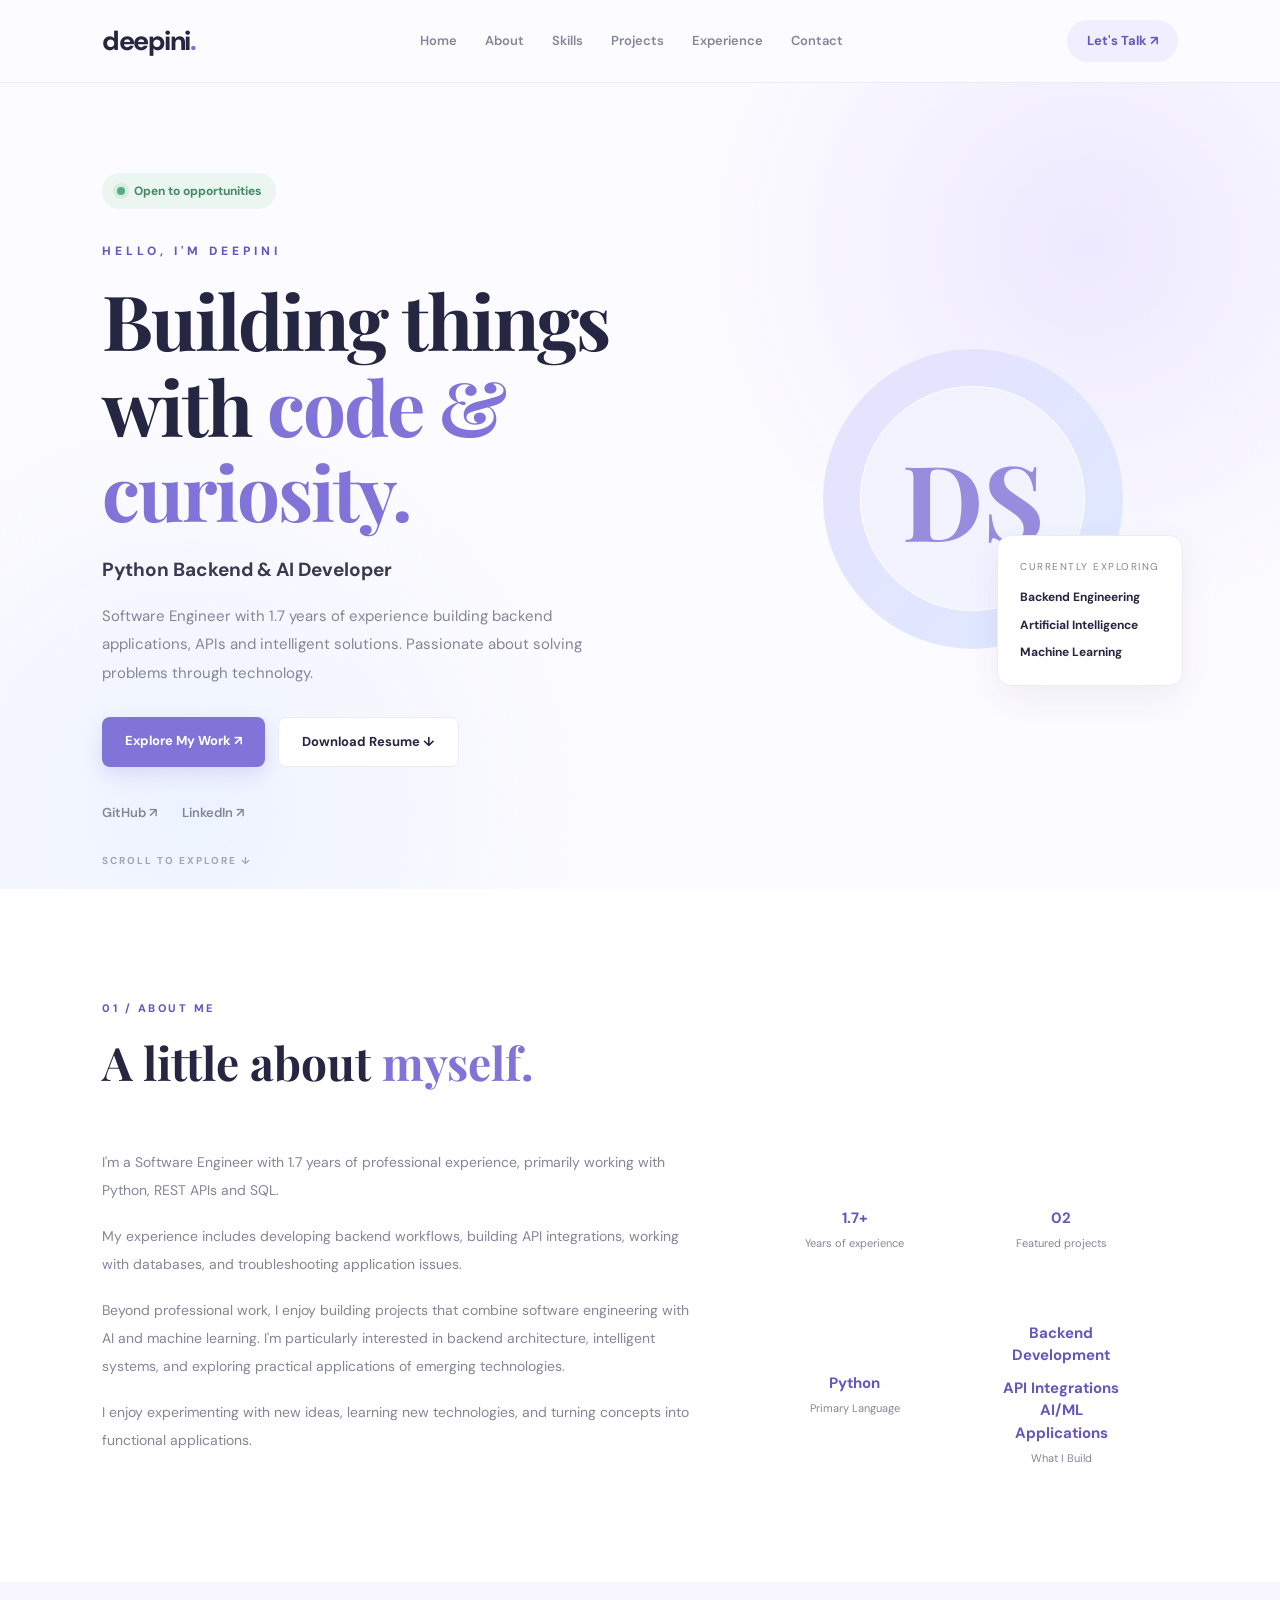
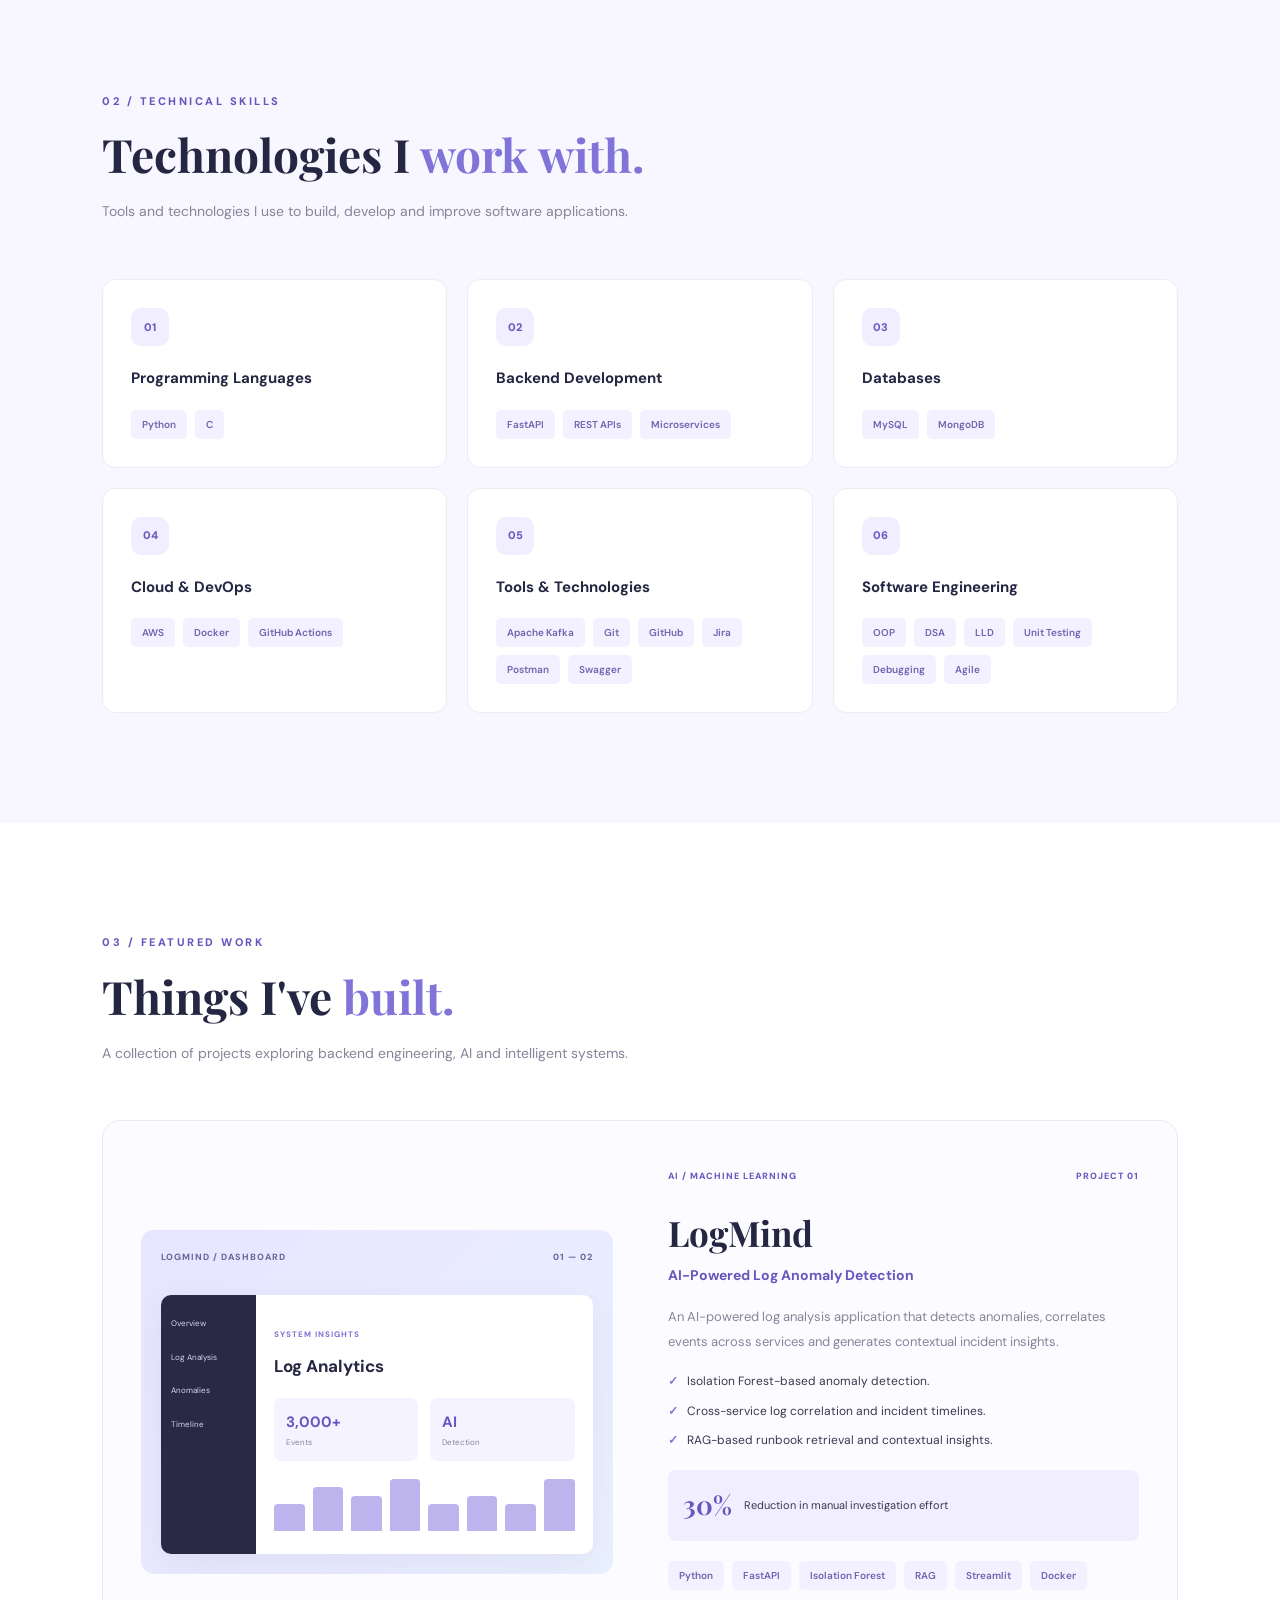
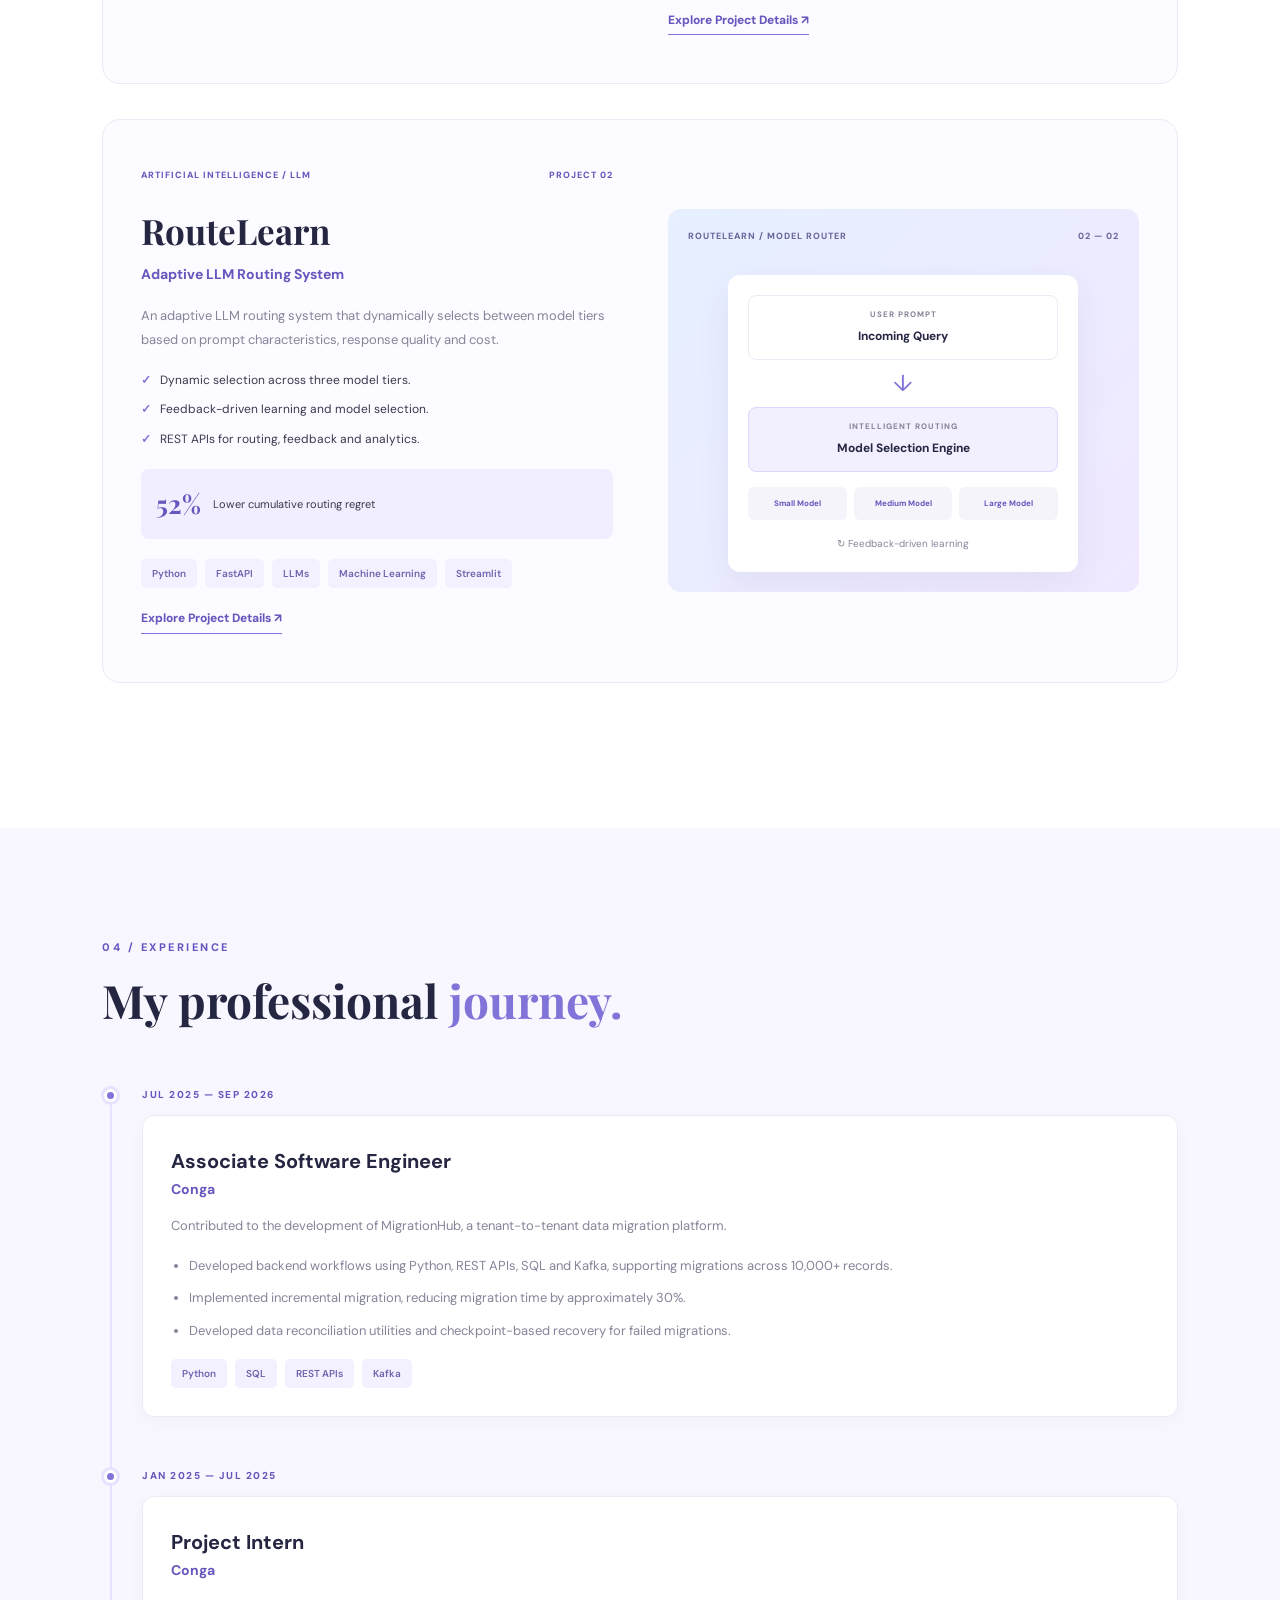
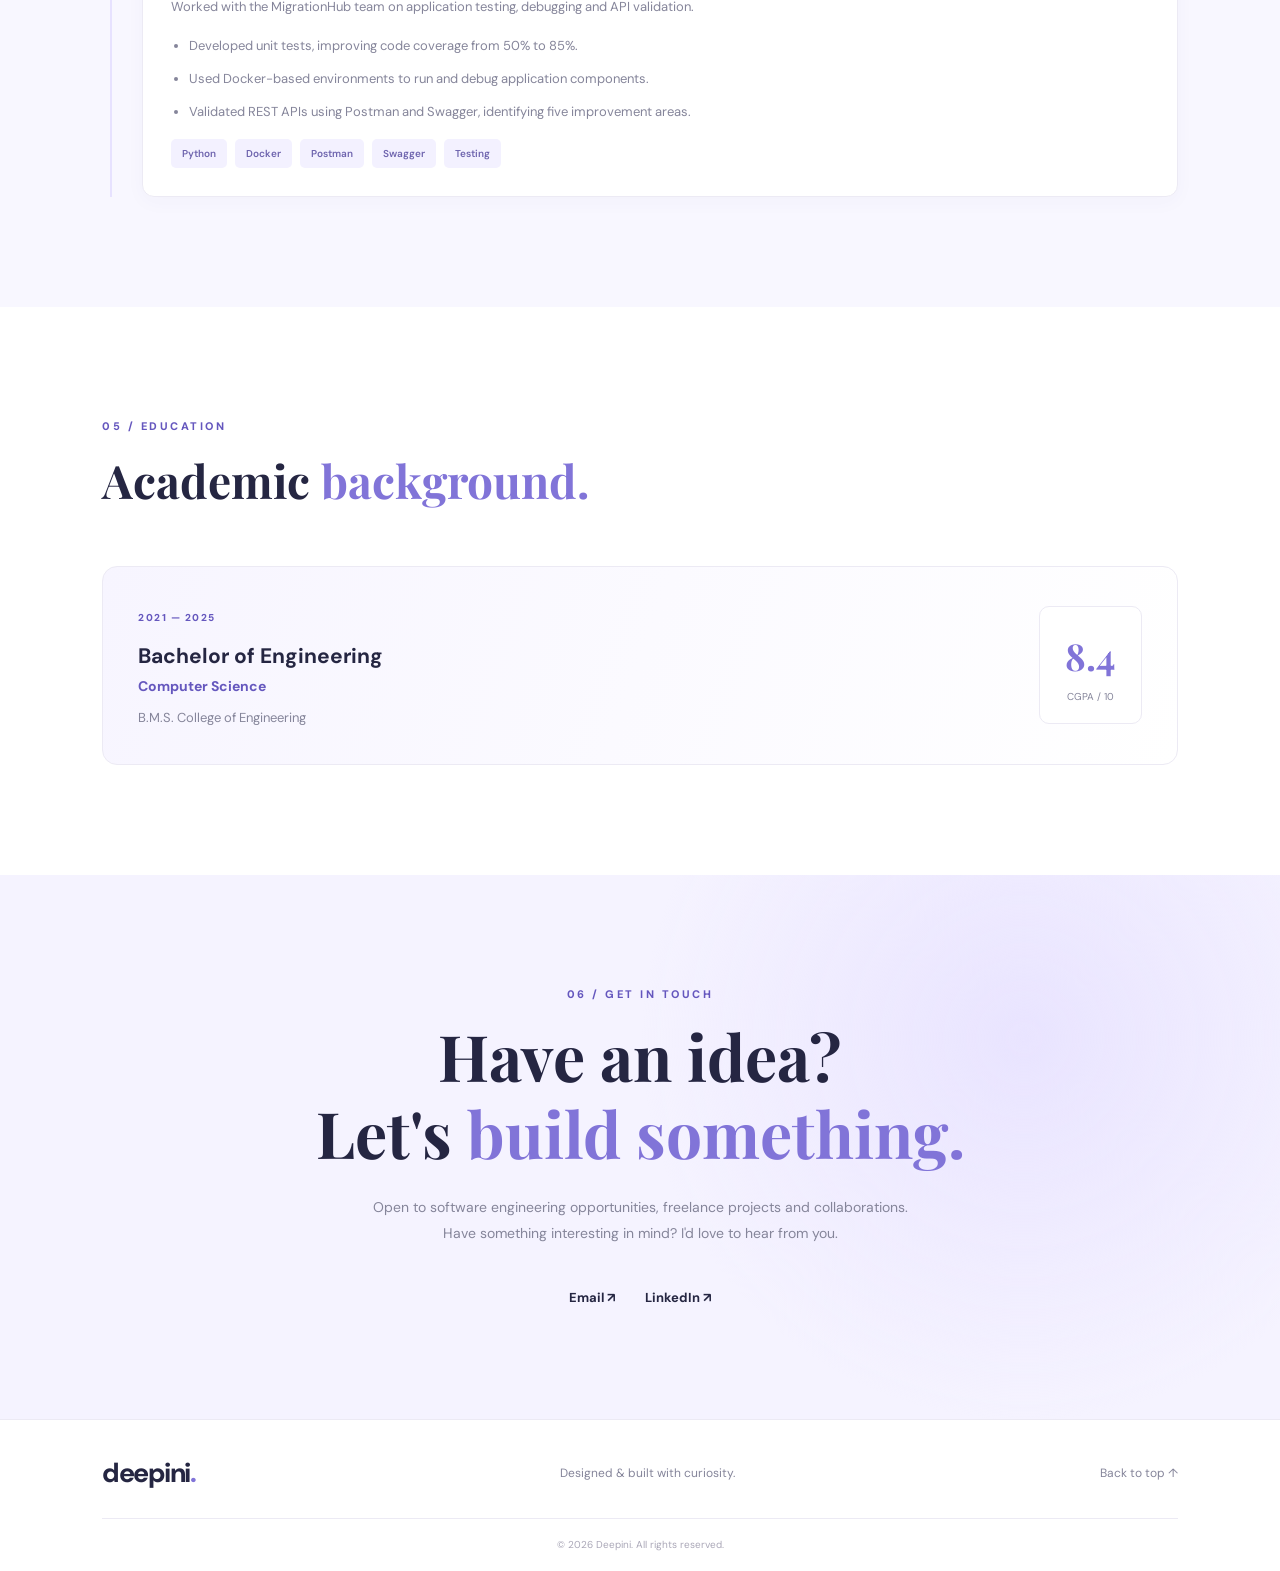
<file: index.html>
<!DOCTYPE html>
<html lang="en">
<head>
    <meta charset="UTF-8">
    <meta name="viewport" content="width=device-width, initial-scale=1.0">

    <meta name="description" content="Deepini - Python Backend and AI Developer. Software Engineer experienced in Python, REST APIs, SQL and AI applications.">

    <title>Deepini | Python Backend & AI Developer</title>

    <link rel="stylesheet" href="style.css">

    <link rel="preconnect" href="https://fonts.googleapis.com">
    <link rel="preconnect" href="https://fonts.gstatic.com" crossorigin>
    <link href="https://fonts.googleapis.com/css2?family=DM+Sans:wght@400;500;600;700;800&family=Playfair+Display:wght@600;700&display=swap" rel="stylesheet">
</head>

<body>

    <!-- NAVIGATION -->
    <header class="navbar">
        <nav class="nav-container">
            <a href="#home" class="logo">deepini<span>.</span></a>

            <div class="nav-links" id="navLinks">
                <a href="#home">Home</a>
                <a href="#about">About</a>
                <a href="#skills">Skills</a>
                <a href="#projects">Projects</a>
                <a href="#experience">Experience</a>
                <a href="#contact">Contact</a>
            </div>

            <a href="#contact" class="nav-button">Let's Talk ↗</a>

            <button class="menu-toggle" id="menuToggle"
                    aria-label="Toggle navigation" aria-expanded="false">
                ☰
            </button>
        </nav>
    </header>


    <main>

        <!-- HERO SECTION -->
        <section class="hero" id="home">
            <div class="hero-container">

                <div class="hero-content">
                    <div class="availability">
                        <span class="status-dot"></span>
                        Open to opportunities
                    </div>

                    <p class="hero-intro">HELLO, I'M DEEPINI</p>

                    <h1>
                        Building things<br>
                        with <span>code & curiosity.</span>
                    </h1>

                    <h2>Python Backend & AI Developer</h2>

                    <p class="hero-description">
                        Software Engineer with 1.7 years of experience
                        building backend applications, APIs and intelligent
                        solutions. Passionate about solving problems through
                        technology.
                    </p>

                    <div class="hero-buttons">
                        <a href="#projects" class="primary-button">
                            Explore My Work ↗
                        </a>

                        <a href="assets/Deepini_S_Resume.pdf"
                           class="secondary-button" download>
                            Download Resume ↓
                        </a>
                    </div>

                    <div class="hero-socials">
                        <a href="https://github.com/deepini-bot"
                           target="_blank" rel="noopener noreferrer">GitHub ↗</a>

                        <a href="https://www.linkedin.com/in/deepini-s-029999289"
                           target="_blank" rel="noopener noreferrer">LinkedIn ↗</a>
                    </div>
                </div>

                <div class="hero-decoration">
                    <div class="hero-circle circle-one"></div>
                    <div class="hero-circle circle-two"></div>

                    <div class="hero-note">
                        <span>Currently exploring</span>
                        <strong>Backend Engineering</strong>
                        <strong>Artificial Intelligence</strong>
                        <strong>Machine Learning</strong>
                    </div>

                    <div class="hero-initials">DS</div>
                </div>

            </div>

            <div class="scroll-indicator">
                SCROLL TO EXPLORE ↓
            </div>
        </section>


        <!-- ABOUT SECTION -->
        <section class="section about-section" id="about">
            <div class="section-container">

                <div class="section-heading">
                    <span class="section-label">01 / ABOUT ME</span>
                    <h2>A little about <span>myself.</span></h2>
                </div>

                <div class="about-content">
                    <div class="about-text">
                        <p>
                            I'm a Software Engineer with 1.7 years of professional experience, primarily working with Python, REST APIs and SQL.
                        </p>

                        <p>
                            My experience includes developing backend workflows, building API integrations, working with databases, and troubleshooting application issues.
                        </p>

                        <p>
                            Beyond professional work, I enjoy building projects that combine software engineering with AI and machine learning. I'm particularly interested in backend architecture, intelligent systems, and exploring practical applications of emerging technologies.
                        </p>

                        <p>
                            I enjoy experimenting with new ideas, learning new technologies, and turning concepts into functional applications.
                        </p>
                    </div>

                    <div class="about-highlights">
                        <div class="highlight-card">
                            <span class="highlight-focus">1.7+</span>
                            <span>Years of experience</span>
                        </div>

                        <div class="highlight-card">
                            <span class="highlight-focus">02</span>
                            <span>Featured projects</span>
                        </div>

                        <div class="highlight-card">
                            <span class="highlight-focus">Python</span>
                            <span>Primary Language</span>
                        </div>

                        <div class="highlight-card">
    <span class="highlight-focus">Backend Development</span>
    <span class="highlight-focus">API Integrations AI/ML Applications</span>
    <span>What I Build</span>
</div>
</div>
                    </div>
                </div>

            </div>
        </section>


        <!-- SKILLS SECTION -->
        <section class="section skills-section" id="skills">
            <div class="section-container">

                <div class="section-heading">
                    <span class="section-label">02 / TECHNICAL SKILLS</span>
                    <h2>Technologies I <span>work with.</span></h2>
                    <p>
                        Tools and technologies I use to build,
                        develop and improve software applications.
                    </p>
                </div>

                <div class="skills-grid">

                    <div class="skill-card">
                        <div class="skill-icon">01</div>
                        <h3>Programming Languages</h3>
                        <div class="skill-tags">
                            <span>Python</span>
                            <span>C</span>
                        </div>
                    </div>

                    <div class="skill-card">
                        <div class="skill-icon">02</div>
                        <h3>Backend Development</h3>
                        <div class="skill-tags">
                            <span>FastAPI</span>
                            <span>REST APIs</span>
                            <span>Microservices</span>
                        </div>
                    </div>

                    <div class="skill-card">
                        <div class="skill-icon">03</div>
                        <h3>Databases</h3>
                        <div class="skill-tags">
                            <span>MySQL</span>
                            <span>MongoDB</span>
                        </div>
                    </div>

                    <div class="skill-card">
                        <div class="skill-icon">04</div>
                        <h3>Cloud & DevOps</h3>
                        <div class="skill-tags">
                            <span>AWS</span>
                            <span>Docker</span>
                            <span>GitHub Actions</span>
                        </div>
                    </div>

                    <div class="skill-card">
                        <div class="skill-icon">05</div>
                        <h3>Tools & Technologies</h3>
                        <div class="skill-tags">
                            <span>Apache Kafka</span>
                            <span>Git</span>
                            <span>GitHub</span>
                            <span>Jira</span>
                            <span>Postman</span>
                            <span>Swagger</span>
                        </div>
                    </div>

                    <div class="skill-card">
                        <div class="skill-icon">06</div>
                        <h3>Software Engineering</h3>
                        <div class="skill-tags">
                            <span>OOP</span>
                            <span>DSA</span>
                            <span>LLD</span>
                            <span>Unit Testing</span>
                            <span>Debugging</span>
                            <span>Agile</span>
                        </div>
                    </div>

                </div>

            </div>
        </section>


        <!-- PROJECTS SECTION -->
        <section class="section projects-section" id="projects">
            <div class="section-container">

                <div class="section-heading">
                    <span class="section-label">03 / FEATURED WORK</span>
                    <h2>Things I've <span>built.</span></h2>
                    <p>
                        A collection of projects exploring backend
                        engineering, AI and intelligent systems.
                    </p>
                </div>


                <!-- PROJECT ONE -->
                <article class="project-card">

                    <div class="project-visual logmind-visual">
                        <div class="visual-top">
                            <span>LOGMIND / DASHBOARD</span>
                            <span>01 — 02</span>
                        </div>

                        <div class="log-preview">
                            <div class="log-sidebar">
                                <span>Overview</span>
                                <span>Log Analysis</span>
                                <span>Anomalies</span>
                                <span>Timeline</span>
                            </div>

                            <div class="log-content">
                                <span class="mini-label">SYSTEM INSIGHTS</span>
                                <h3>Log Analytics</h3>

                                <div class="log-stats">
                                    <div>
                                        <strong>3,000+</strong>
                                        <small>Events</small>
                                    </div>
                                    <div>
                                        <strong>AI</strong>
                                        <small>Detection</small>
                                    </div>
                                </div>

                                <div class="log-bars">
                                    <i></i><i></i><i></i><i></i>
                                    <i></i><i></i><i></i><i></i>
                                </div>
                            </div>
                        </div>
                    </div>

                    <div class="project-details">
                        <div class="project-meta">
                            <span>AI / MACHINE LEARNING</span>
                            <span>PROJECT 01</span>
                        </div>

                        <h3>LogMind</h3>

                        <h4>AI-Powered Log Anomaly Detection</h4>

                        <p>
                            An AI-powered log analysis application that
                            detects anomalies, correlates events across
                            services and generates contextual incident
                            insights.
                        </p>

                        <ul class="project-features">
                            <li>Isolation Forest-based anomaly detection.</li>
                            <li>Cross-service log correlation and incident timelines.</li>
                            <li>RAG-based runbook retrieval and contextual insights.</li>
                        </ul>

                        <div class="project-result">
                            <strong>30%</strong>
                            <span>Reduction in manual investigation effort</span>
                        </div>

                        <div class="project-tags">
                            <span>Python</span>
                            <span>FastAPI</span>
                            <span>Isolation Forest</span>
                            <span>RAG</span>
                            <span>Streamlit</span>
                            <span>Docker</span>
                        </div>

                        <a href="logmind.html" class="project-link">
                        Explore Project Details ↗
                    </a>

                </article>


                <!-- PROJECT TWO -->
                <article class="project-card reverse">

                    <div class="project-visual routelearn-visual">
                        <div class="visual-top">
                            <span>ROUTELEARN / MODEL ROUTER</span>
                            <span>02 — 02</span>
                        </div>

                        <div class="router-preview">
                            <div class="router-input">
                                <span>USER PROMPT</span>
                                <strong>Incoming Query</strong>
                            </div>

                            <div class="router-arrow">↓</div>

                            <div class="router-engine">
                                <span>INTELLIGENT ROUTING</span>
                                <strong>Model Selection Engine</strong>
                            </div>

                            <div class="router-options">
                                <div>Small Model</div>
                                <div>Medium Model</div>
                                <div>Large Model</div>
                            </div>

                            <div class="router-feedback">
                                ↻ Feedback-driven learning
                            </div>
                        </div>
                    </div>

                    <div class="project-details">
                        <div class="project-meta">
                            <span>ARTIFICIAL INTELLIGENCE / LLM</span>
                            <span>PROJECT 02</span>
                        </div>

                        <h3>RouteLearn</h3>

                        <h4>Adaptive LLM Routing System</h4>

                        <p>
                            An adaptive LLM routing system that dynamically
                            selects between model tiers based on prompt
                            characteristics, response quality and cost.
                        </p>

                        <ul class="project-features">
                            <li>Dynamic selection across three model tiers.</li>
                            <li>Feedback-driven learning and model selection.</li>
                            <li>REST APIs for routing, feedback and analytics.</li>
                        </ul>

                        <div class="project-result">
                            <strong>52%</strong>
                            <span>Lower cumulative routing regret</span>
                        </div>

                        <div class="project-tags">
                            <span>Python</span>
                            <span>FastAPI</span>
                            <span>LLMs</span>
                            <span>Machine Learning</span>
                            <span>Streamlit</span>
                        </div>

                        <a href="routelearn.html" class="project-link">
    Explore Project Details ↗
</a>
                    </div>

                </article>

            </div>
        </section>


        <!-- EXPERIENCE SECTION -->
        <section class="section experience-section" id="experience">
            <div class="section-container">

                <div class="section-heading">
                    <span class="section-label">04 / EXPERIENCE</span>
                    <h2>My professional <span>journey.</span></h2>
                </div>

                <div class="timeline">

                    <article class="timeline-item">
                        <div class="timeline-dot"></div>

                        <div class="timeline-date">
                            JUL 2025 — SEP 2026
                        </div>

                        <div class="timeline-content">
                            <h3>Associate Software Engineer</h3>
                            <h4>Conga</h4>

                            <p>
                                Contributed to the development of
                                MigrationHub, a tenant-to-tenant data
                                migration platform.
                            </p>

                            <ul>
                                <li>
                                    Developed backend workflows using
                                    Python, REST APIs, SQL and Kafka,
                                    supporting migrations across 10,000+
                                    records.
                                </li>

                                <li>
                                    Implemented incremental migration,
                                    reducing migration time by approximately
                                    30%.
                                </li>

                                <li>
                                    Developed data reconciliation utilities
                                    and checkpoint-based recovery for
                                    failed migrations.
                                </li>
                            </ul>

                            <div class="project-tags">
                                <span>Python</span>
                                <span>SQL</span>
                                <span>REST APIs</span>
                                <span>Kafka</span>
                            </div>
                        </div>
                    </article>


                    <article class="timeline-item">
                        <div class="timeline-dot"></div>

                        <div class="timeline-date">
                            JAN 2025 — JUL 2025
                        </div>

                        <div class="timeline-content">
                            <h3>Project Intern</h3>
                            <h4>Conga</h4>

                            <p>
                                Worked with the MigrationHub team on
                                application testing, debugging and
                                API validation.
                            </p>

                            <ul>
                                <li>
                                    Developed unit tests, improving
                                    code coverage from 50% to 85%.
                                </li>

                                <li>
                                    Used Docker-based environments to
                                    run and debug application components.
                                </li>

                                <li>
                                    Validated REST APIs using Postman
                                    and Swagger, identifying five
                                    improvement areas.
                                </li>
                            </ul>

                            <div class="project-tags">
                                <span>Python</span>
                                <span>Docker</span>
                                <span>Postman</span>
                                <span>Swagger</span>
                                <span>Testing</span>
                            </div>
                        </div>
                    </article>

                </div>

            </div>
        </section>


        <!-- EDUCATION SECTION -->
        <section class="section education-section" id="education">
            <div class="section-container">

                <div class="section-heading">
                    <span class="section-label">05 / EDUCATION</span>
                    <h2>Academic <span>background.</span></h2>
                </div>

                <div class="education-card">
                    <div>
                        <span class="education-label">2021 — 2025</span>
                        <h3>Bachelor of Engineering</h3>
                        <h4>Computer Science</h4>
                        <p>B.M.S. College of Engineering</p>
                    </div>

                    <div class="education-score">
                        <strong>8.4</strong>
                        <span>CGPA / 10</span>
                    </div>
                </div>

            </div>
        </section>


        <!-- CONTACT SECTION -->
        <section class="section contact-section" id="contact">
            <div class="section-container">

                <div class="contact-content">
                    <span class="section-label">06 / GET IN TOUCH</span>

                    <h2>Have an idea?<br>
                        Let's <span>build something.</span>
                    </h2>

                    <p>
                        Open to software engineering opportunities,
                        freelance projects and collaborations.
                        Have something interesting in mind?
                        I'd love to hear from you.
                    </p>
   
                    <div class="contact-links">
                        <a href="mailto:deepinis22@gmail.com">
                            Email ↗
                        </a>

                        <a href="https://www.linkedin.com/in/deepini-s-029999289"
                           target="_blank" rel="noopener noreferrer">
                            LinkedIn ↗
                        </a>
                    </div>
                </div>

            </div>
        </section>

    </main>


    <!-- FOOTER -->
    <footer class="footer">
        <div class="footer-container">
            <a href="#home" class="logo">deepini<span>.</span></a>

            <p>Designed & built with curiosity.</p>

            <a href="#home">Back to top ↑</a>
        </div>

        <div class="copyright">
            © 2026 Deepini. All rights reserved.
        </div>
    </footer>


    <script src="script.js"></script>

</body>
</html>
</file>
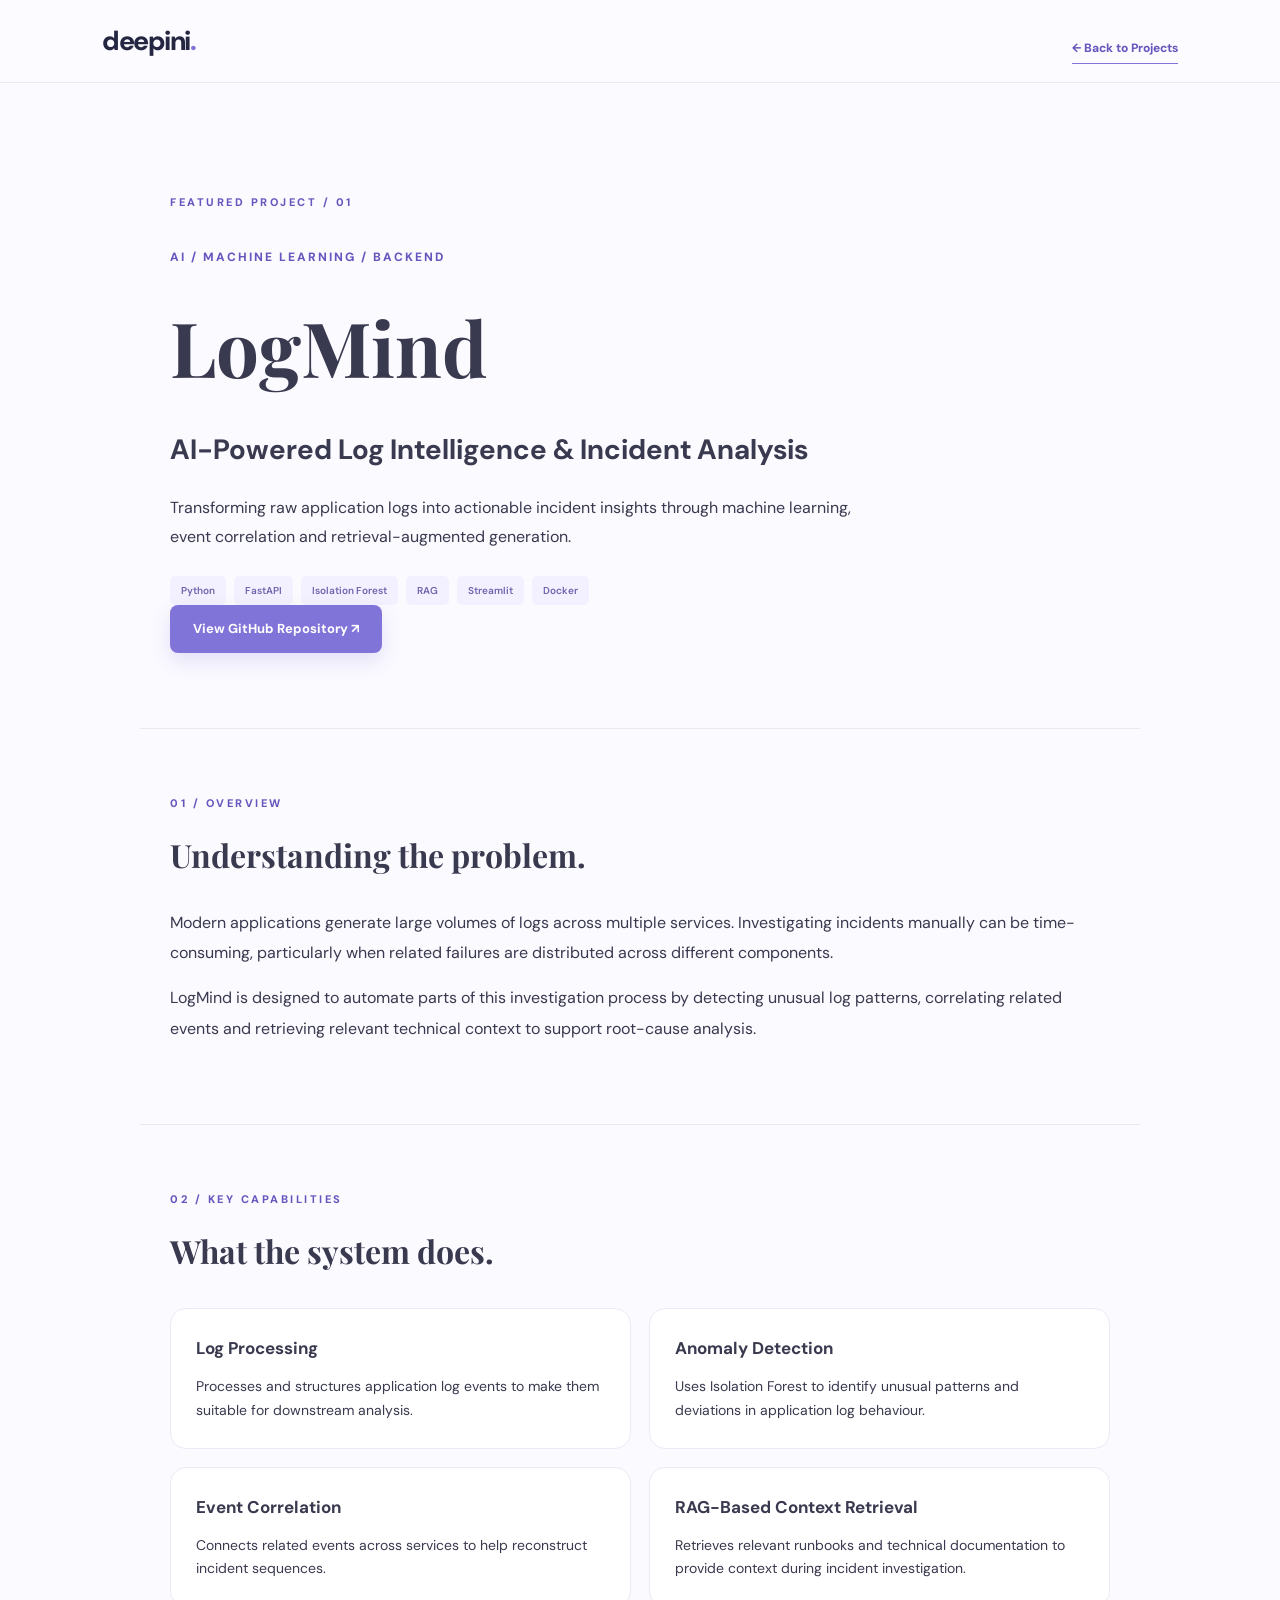
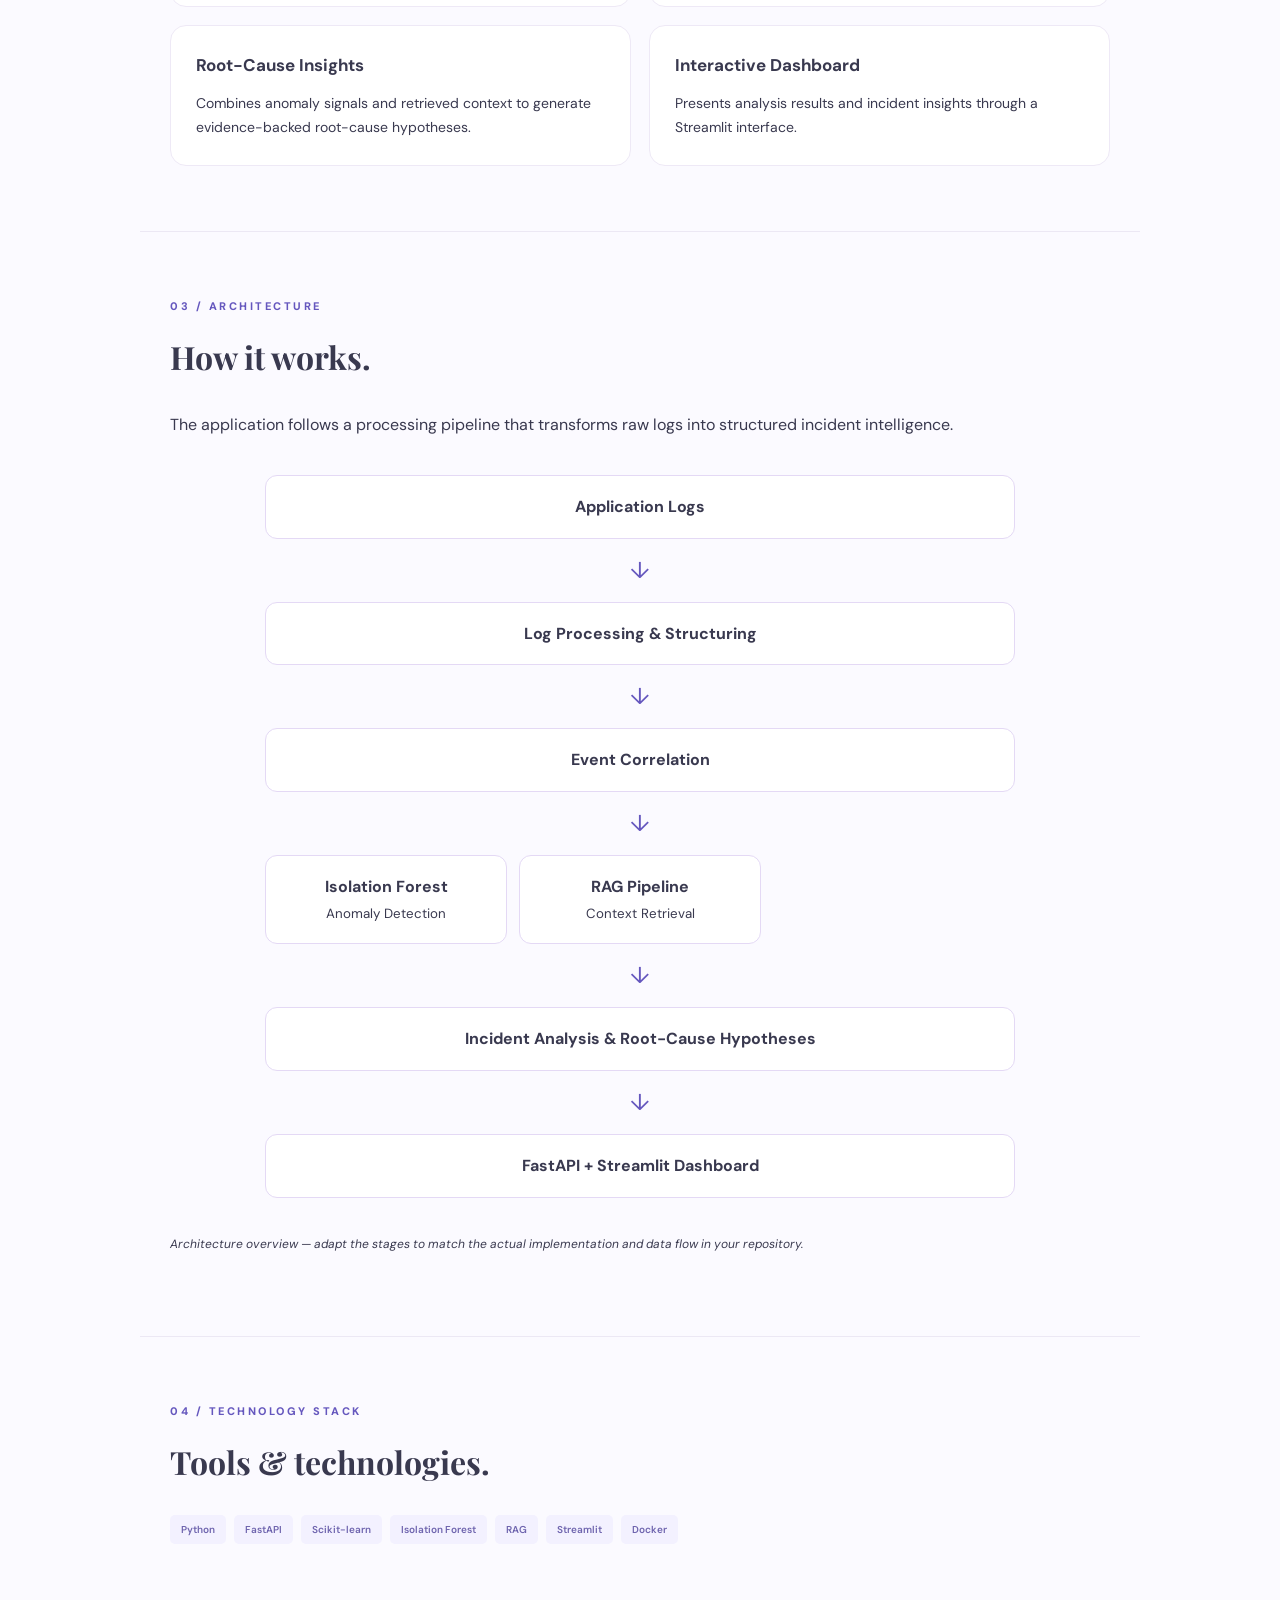
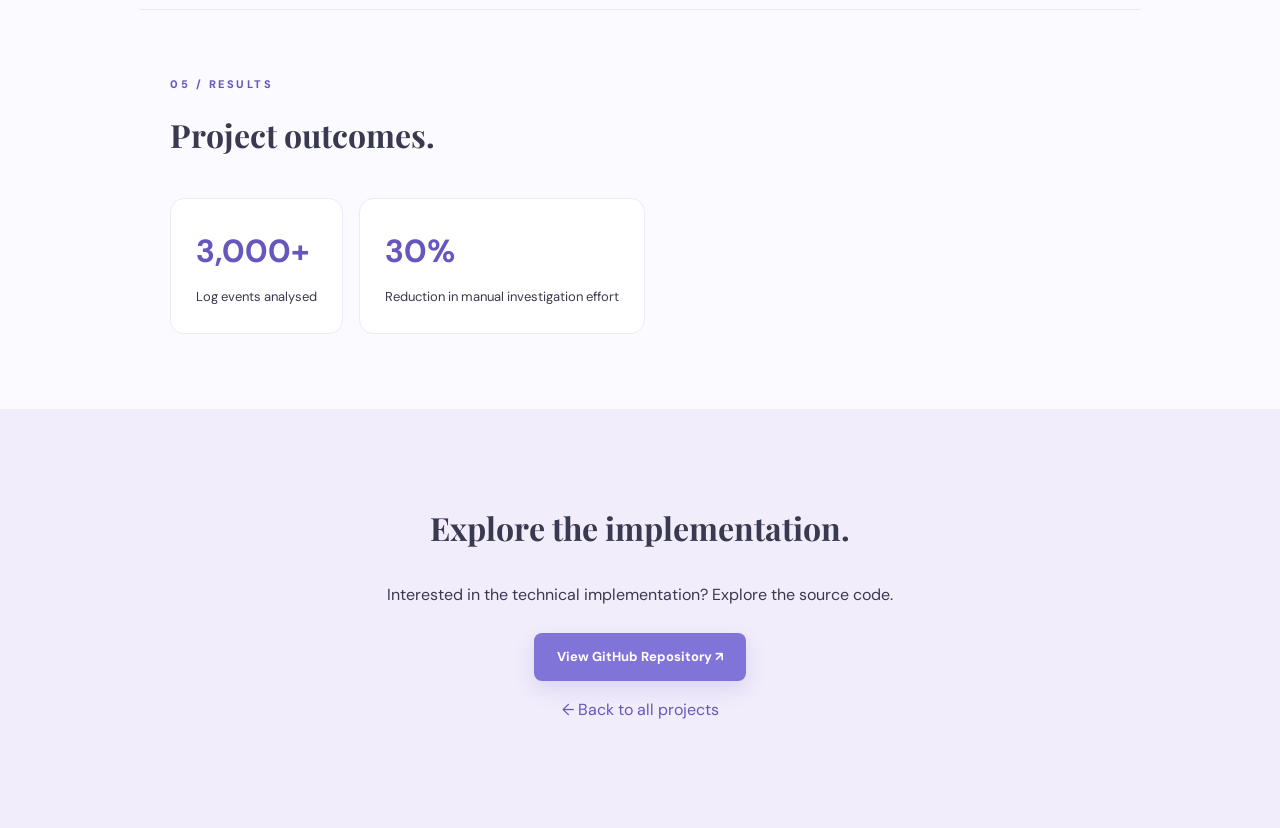
<file: logmind.html>
<!DOCTYPE html>
<html lang="en">
<head>
    <meta charset="UTF-8">
    <meta name="viewport" content="width=device-width, initial-scale=1.0">
    <meta name="description" content="LogMind - AI-powered log intelligence and incident analysis project by Deepini.">

    <title>LogMind | Deepini</title>

    <link rel="stylesheet" href="style.css">
    <link rel="stylesheet" href="project-details.css">

    <link rel="preconnect" href="https://fonts.googleapis.com">
    <link rel="preconnect" href="https://fonts.gstatic.com" crossorigin>
    <link href="https://fonts.googleapis.com/css2?family=DM+Sans:wght@400;500;600;700;800&family=Playfair+Display:wght@600;700&display=swap" rel="stylesheet">
</head>

<body class="detail-page">

    <header class="navbar">
        <nav class="nav-container">
            <a href="index.html" class="logo">deepini<span>.</span></a>
            <a href="index.html#projects" class="project-link">← Back to Projects</a>
        </nav>
    </header>

    <main>
        <section class="detail-hero">
            <span class="section-label">FEATURED PROJECT / 01</span>

            <p class="detail-category">AI / MACHINE LEARNING / BACKEND</p>

            <h1>LogMind</h1>

            <h2>AI-Powered Log Intelligence & Incident Analysis</h2>

            <p>
                Transforming raw application logs into actionable incident
                insights through machine learning, event correlation and
                retrieval-augmented generation.
            </p>

            <div class="project-tags">
                <span>Python</span>
                <span>FastAPI</span>
                <span>Isolation Forest</span>
                <span>RAG</span>
                <span>Streamlit</span>
                <span>Docker</span>
            </div>

            <a href="https://github.com/deepini-bot/Log_analyzer"
               class="primary-button"
               target="_blank"
               rel="noopener noreferrer">
                View GitHub Repository ↗
            </a>
        </section>

        <section class="detail-section">
            <span class="section-label">01 / OVERVIEW</span>
            <h2>Understanding the problem.</h2>

            <p>
                Modern applications generate large volumes of logs across
                multiple services. Investigating incidents manually can be
                time-consuming, particularly when related failures are
                distributed across different components.
            </p>

            <p>
                LogMind is designed to automate parts of this investigation
                process by detecting unusual log patterns, correlating
                related events and retrieving relevant technical context
                to support root-cause analysis.
            </p>
        </section>

        <section class="detail-section">
            <span class="section-label">02 / KEY CAPABILITIES</span>
            <h2>What the system does.</h2>

            <div class="detail-grid">
                <article class="detail-card">
                    <h3>Log Processing</h3>
                    <p>
                        Processes and structures application log events
                        to make them suitable for downstream analysis.
                    </p>
                </article>

                <article class="detail-card">
                    <h3>Anomaly Detection</h3>
                    <p>
                        Uses Isolation Forest to identify unusual patterns
                        and deviations in application log behaviour.
                    </p>
                </article>

                <article class="detail-card">
                    <h3>Event Correlation</h3>
                    <p>
                        Connects related events across services to help
                        reconstruct incident sequences.
                    </p>
                </article>

                <article class="detail-card">
                    <h3>RAG-Based Context Retrieval</h3>
                    <p>
                        Retrieves relevant runbooks and technical
                        documentation to provide context during
                        incident investigation.
                    </p>
                </article>

                <article class="detail-card">
                    <h3>Root-Cause Insights</h3>
                    <p>
                        Combines anomaly signals and retrieved context
                        to generate evidence-backed root-cause hypotheses.
                    </p>
                </article>

                <article class="detail-card">
                    <h3>Interactive Dashboard</h3>
                    <p>
                        Presents analysis results and incident insights
                        through a Streamlit interface.
                    </p>
                </article>
            </div>
        </section>

        <section class="detail-section">
            <span class="section-label">03 / ARCHITECTURE</span>
            <h2>How it works.</h2>

            <p>
                The application follows a processing pipeline that
                transforms raw logs into structured incident intelligence.
            </p>

            <div class="architecture">
                <div class="architecture-node">Application Logs</div>
                <div class="architecture-arrow">↓</div>
                <div class="architecture-node">Log Processing & Structuring</div>
                <div class="architecture-arrow">↓</div>
                <div class="architecture-node">Event Correlation</div>
                <div class="architecture-arrow">↓</div>

                <div class="architecture-split">
                    <div class="architecture-node">Isolation Forest<br><small>Anomaly Detection</small></div>
                    <div class="architecture-node">RAG Pipeline<br><small>Context Retrieval</small></div>
                </div>

                <div class="architecture-arrow">↓</div>
                <div class="architecture-node">Incident Analysis & Root-Cause Hypotheses</div>
                <div class="architecture-arrow">↓</div>
                <div class="architecture-node">FastAPI + Streamlit Dashboard</div>
            </div>

            <p class="detail-note">
                Architecture overview — adapt the stages to match the
                actual implementation and data flow in your repository.
            </p>
        </section>

        <section class="detail-section">
            <span class="section-label">04 / TECHNOLOGY STACK</span>
            <h2>Tools & technologies.</h2>

            <div class="project-tags">
                <span>Python</span>
                <span>FastAPI</span>
                <span>Scikit-learn</span>
                <span>Isolation Forest</span>
                <span>RAG</span>
                <span>Streamlit</span>
                <span>Docker</span>
            </div>
        </section>

        <section class="detail-section">
            <span class="section-label">05 / RESULTS</span>
            <h2>Project outcomes.</h2>

            <div class="detail-result">
                <strong>3,000+</strong>
                <span>Log events analysed</span>
            </div>

            <div class="detail-result">
                <strong>30%</strong>
                <span>Reduction in manual investigation effort</span>
            </div>
        </section>

        <section class="detail-footer">
            <h2>Explore the implementation.</h2>
            <p>Interested in the technical implementation? Explore the source code.</p>

            <a href="https://github.com/deepini-bot/Log_analyzer"
               class="primary-button"
               target="_blank"
               rel="noopener noreferrer">
                View GitHub Repository ↗
            </a>

            <p><a href="index.html#projects">← Back to all projects</a></p>
        </section>
    </main>

</body>
</html>
</file>
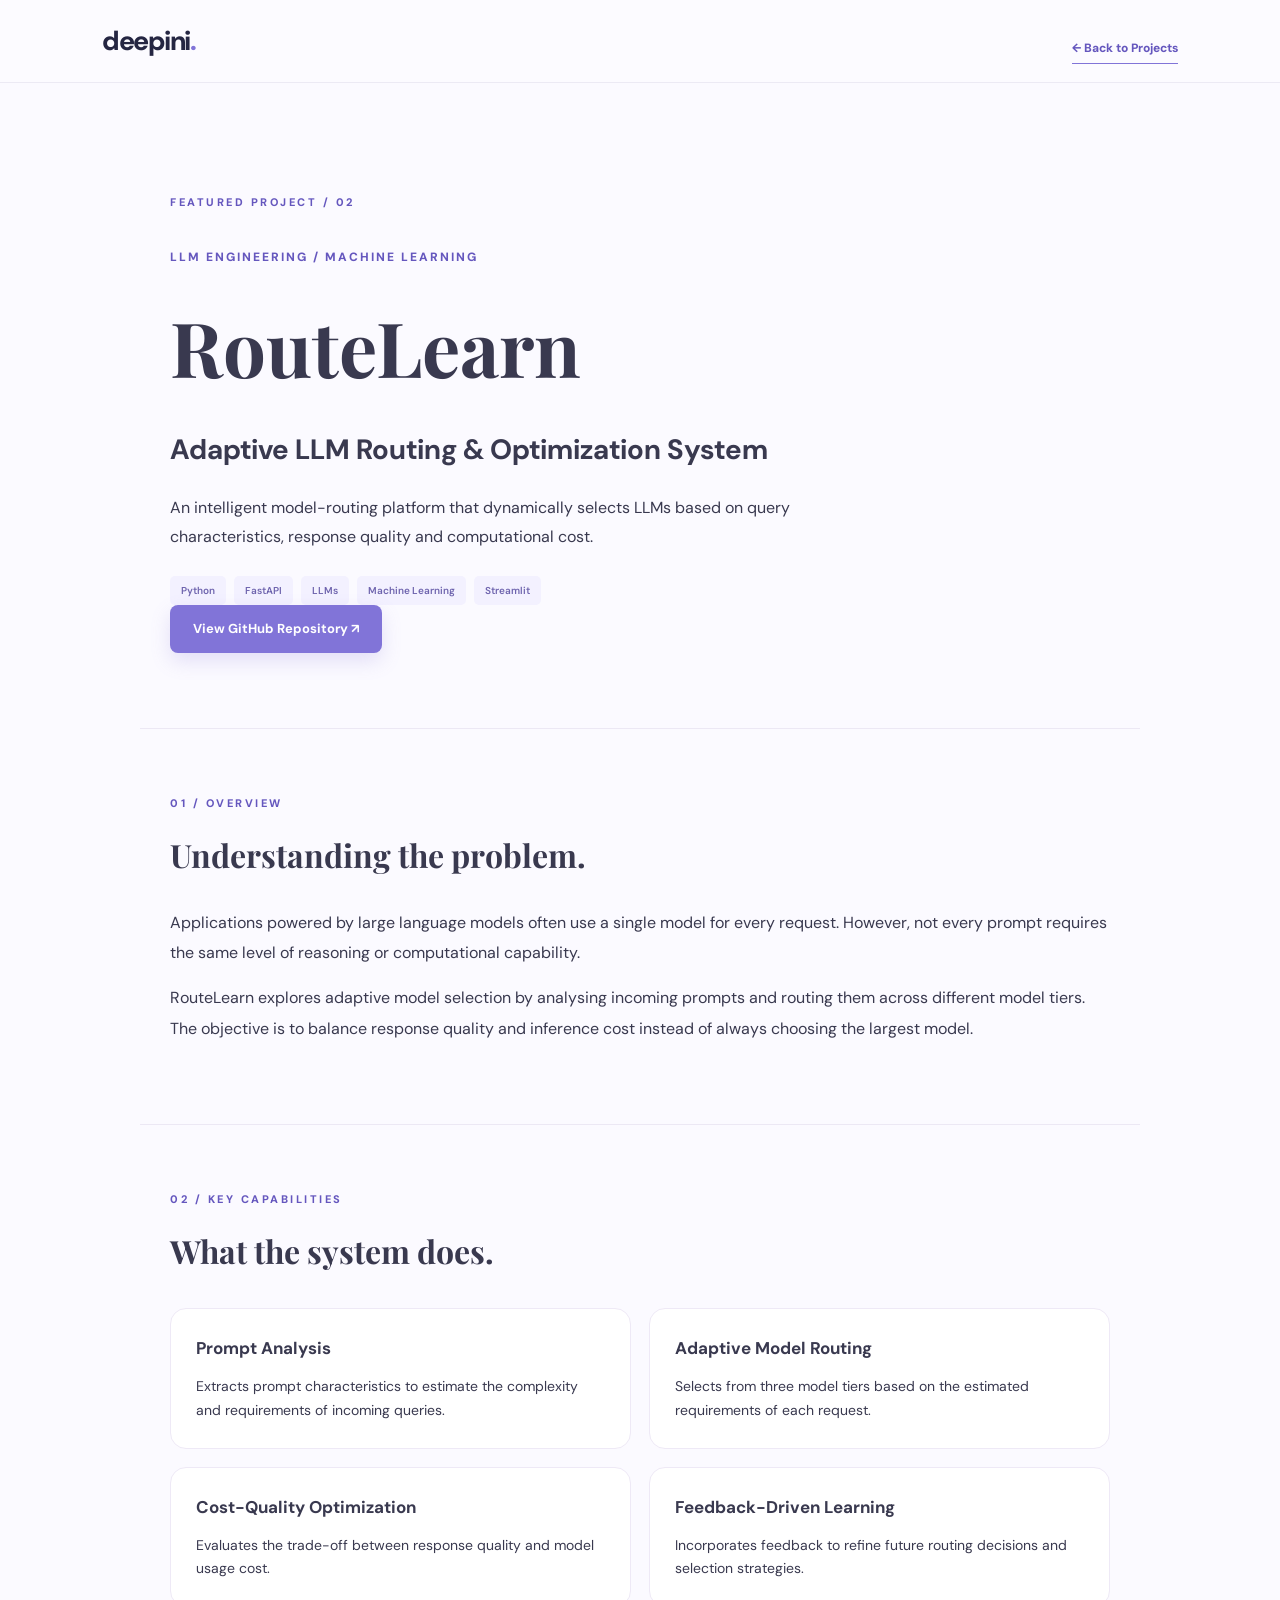
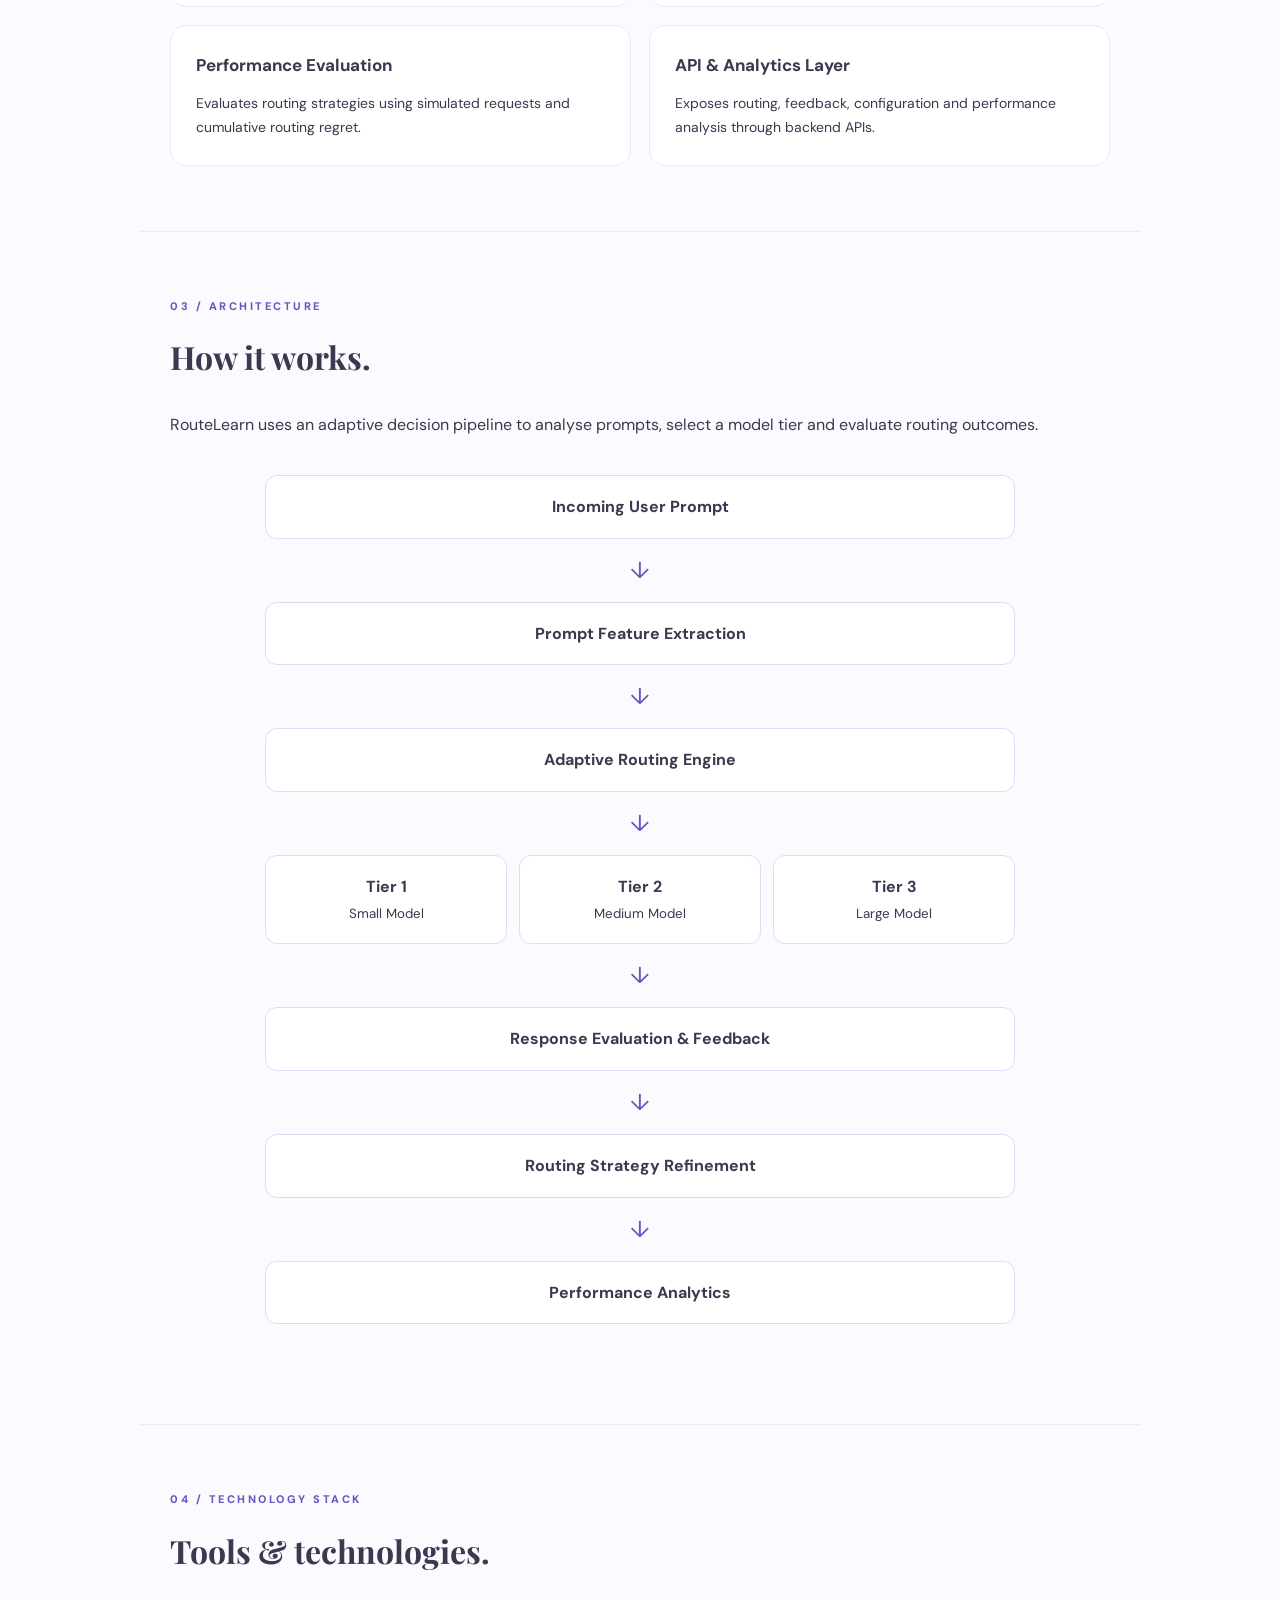
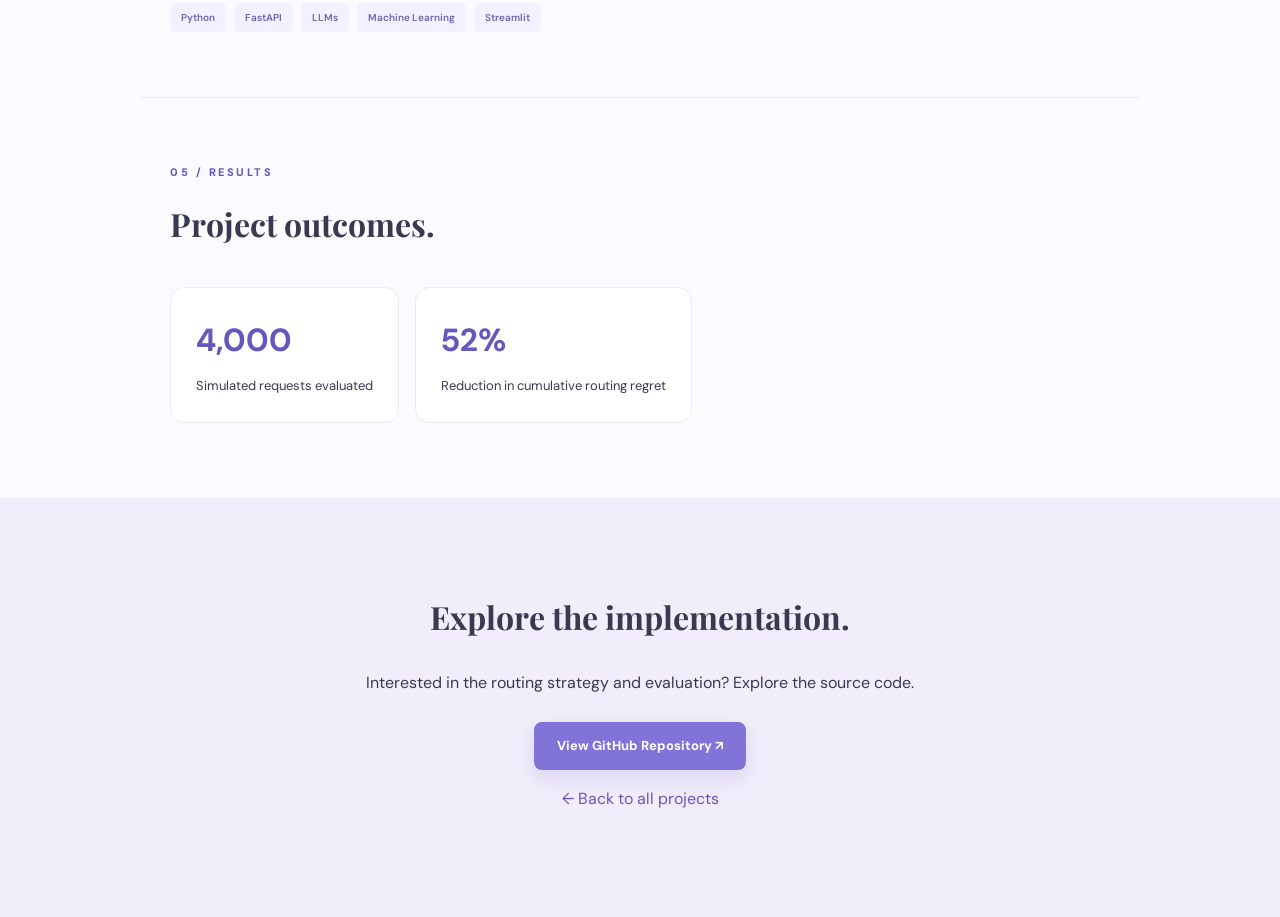
<file: routelearn.html>
<!DOCTYPE html>
<html lang="en">
<head>
    <meta charset="UTF-8">
    <meta name="viewport" content="width=device-width, initial-scale=1.0">
    <meta name="description" content="RouteLearn - Adaptive LLM routing and optimization project by Deepini.">

    <title>RouteLearn | Deepini</title>

    <link rel="stylesheet" href="style.css">
    <link rel="stylesheet" href="project-details.css">

    <link rel="preconnect" href="https://fonts.googleapis.com">
    <link rel="preconnect" href="https://fonts.gstatic.com" crossorigin>
    <link href="https://fonts.googleapis.com/css2?family=DM+Sans:wght@400;500;600;700;800&family=Playfair+Display:wght@600;700&display=swap" rel="stylesheet">
</head>

<body class="detail-page">

    <header class="navbar">
        <nav class="nav-container">
            <a href="index.html" class="logo">deepini<span>.</span></a>
            <a href="index.html#projects" class="project-link">← Back to Projects</a>
        </nav>
    </header>

    <main>
        <section class="detail-hero">
            <span class="section-label">FEATURED PROJECT / 02</span>

            <p class="detail-category">LLM ENGINEERING / MACHINE LEARNING</p>

            <h1>RouteLearn</h1>

            <h2>Adaptive LLM Routing & Optimization System</h2>

            <p>
                An intelligent model-routing platform that dynamically
                selects LLMs based on query characteristics, response
                quality and computational cost.
            </p>

            <div class="project-tags">
                <span>Python</span>
                <span>FastAPI</span>
                <span>LLMs</span>
                <span>Machine Learning</span>
                <span>Streamlit</span>
            </div>

            <a href="https://github.com/deepini-bot/Route_learn"
               class="primary-button"
               target="_blank"
               rel="noopener noreferrer">
                View GitHub Repository ↗
            </a>
        </section>

        <section class="detail-section">
            <span class="section-label">01 / OVERVIEW</span>
            <h2>Understanding the problem.</h2>

            <p>
                Applications powered by large language models often use
                a single model for every request. However, not every
                prompt requires the same level of reasoning or
                computational capability.
            </p>

            <p>
                RouteLearn explores adaptive model selection by analysing
                incoming prompts and routing them across different model
                tiers. The objective is to balance response quality and
                inference cost instead of always choosing the largest model.
            </p>
        </section>

        <section class="detail-section">
            <span class="section-label">02 / KEY CAPABILITIES</span>
            <h2>What the system does.</h2>

            <div class="detail-grid">
                <article class="detail-card">
                    <h3>Prompt Analysis</h3>
                    <p>
                        Extracts prompt characteristics to estimate
                        the complexity and requirements of incoming queries.
                    </p>
                </article>

                <article class="detail-card">
                    <h3>Adaptive Model Routing</h3>
                    <p>
                        Selects from three model tiers based on the
                        estimated requirements of each request.
                    </p>
                </article>

                <article class="detail-card">
                    <h3>Cost-Quality Optimization</h3>
                    <p>
                        Evaluates the trade-off between response quality
                        and model usage cost.
                    </p>
                </article>

                <article class="detail-card">
                    <h3>Feedback-Driven Learning</h3>
                    <p>
                        Incorporates feedback to refine future routing
                        decisions and selection strategies.
                    </p>
                </article>

                <article class="detail-card">
                    <h3>Performance Evaluation</h3>
                    <p>
                        Evaluates routing strategies using simulated
                        requests and cumulative routing regret.
                    </p>
                </article>

                <article class="detail-card">
                    <h3>API & Analytics Layer</h3>
                    <p>
                        Exposes routing, feedback, configuration and
                        performance analysis through backend APIs.
                    </p>
                </article>
            </div>
        </section>

        <section class="detail-section">
            <span class="section-label">03 / ARCHITECTURE</span>
            <h2>How it works.</h2>

            <p>
                RouteLearn uses an adaptive decision pipeline to analyse
                prompts, select a model tier and evaluate routing outcomes.
            </p>

            <div class="architecture">
                <div class="architecture-node">Incoming User Prompt</div>
                <div class="architecture-arrow">↓</div>
                <div class="architecture-node">Prompt Feature Extraction</div>
                <div class="architecture-arrow">↓</div>
                <div class="architecture-node">Adaptive Routing Engine</div>
                <div class="architecture-arrow">↓</div>

                <div class="architecture-split">
                    <div class="architecture-node">Tier 1<br><small>Small Model</small></div>
                    <div class="architecture-node">Tier 2<br><small>Medium Model</small></div>
                    <div class="architecture-node">Tier 3<br><small>Large Model</small></div>
                </div>

                <div class="architecture-arrow">↓</div>
                <div class="architecture-node">Response Evaluation & Feedback</div>
                <div class="architecture-arrow">↓</div>
                <div class="architecture-node">Routing Strategy Refinement</div>
                <div class="architecture-arrow">↓</div>
                <div class="architecture-node">Performance Analytics</div>
            </div>

            
        </section>

        <section class="detail-section">
            <span class="section-label">04 / TECHNOLOGY STACK</span>
            <h2>Tools & technologies.</h2>

            <div class="project-tags">
                <span>Python</span>
                <span>FastAPI</span>
                <span>LLMs</span>
                <span>Machine Learning</span>
                <span>Streamlit</span>
            </div>
        </section>

        <section class="detail-section">
            <span class="section-label">05 / RESULTS</span>
            <h2>Project outcomes.</h2>

            <div class="detail-result">
                <strong>4,000</strong>
                <span>Simulated requests evaluated</span>
            </div>

            <div class="detail-result">
                <strong>52%</strong>
                <span>Reduction in cumulative routing regret</span>
            </div>
        </section>

        <section class="detail-footer">
            <h2>Explore the implementation.</h2>
            <p>Interested in the routing strategy and evaluation? Explore the source code.</p>

            <a href="https://github.com/deepini-bot/Route_learn"
               class="primary-button"
               target="_blank"
               rel="noopener noreferrer">
                View GitHub Repository ↗
            </a>

            <p><a href="index.html#projects">← Back to all projects</a></p>
        </section>
    </main>

</body>
</html>
</file>
<file: style.css>
/* ========================================
   1. GLOBAL STYLES
======================================== */

:root {
    --bg: #FCFBFF;
    --white: #FFFFFF;
    --lavender: #F0EEFF;
    --lavender-dark: #E7E2FF;
    --blue-light: #EDF3FF;
    --accent: #8174D8;
    --accent-dark: #6557BE;
    --navy: #252642;
    --text: #39394F;
    --muted: #85859A;
    --border: #ECEAF4;
    --shadow: 0 12px 35px rgba(70, 60, 120, 0.07);
}

* {
    margin: 0;
    padding: 0;
    box-sizing: border-box;
}

html {
    scroll-behavior: smooth;
    scroll-padding-top: 90px;
}

body {
    font-family: 'DM Sans', sans-serif;
    background: var(--bg);
    color: var(--text);
    line-height: 1.7;
    overflow-x: hidden;
}

a {
    text-decoration: none;
    color: inherit;
}

button {
    font: inherit;
}

section {
    scroll-margin-top: 75px;
}

.section {
    padding: 110px 8%;
}

.section-container {
    max-width: 1150px;
    margin: auto;
}

::selection {
    background: var(--lavender-dark);
    color: var(--navy);
}


/* ========================================
   2. NAVIGATION
======================================== */

.navbar {
    position: sticky;
    top: 0;
    z-index: 1000;
    background: rgba(252, 251, 255, 0.92);
    backdrop-filter: blur(15px);
    border-bottom: 1px solid var(--border);
}

.nav-container {
    max-width: 1300px;
    margin: auto;
    padding: 18px 8%;
    display: flex;
    align-items: center;
    justify-content: space-between;
}

.logo {
    font-size: 27px;
    font-weight: 800;
    letter-spacing: -1.5px;
    color: var(--navy);
}

.logo span {
    color: var(--accent);
}

.nav-links {
    display: flex;
    align-items: center;
    gap: 28px;
}

.nav-links a {
    font-size: 13px;
    font-weight: 600;
    color: var(--muted);
    transition: 0.3s;
}

.nav-links a:hover {
    color: var(--accent-dark);
}

.nav-button {
    padding: 10px 20px;
    background: var(--lavender);
    color: var(--accent-dark);
    border-radius: 30px;
    font-size: 13px;
    font-weight: 700;
    transition: 0.3s;
}

.nav-button:hover {
    background: var(--lavender-dark);
    transform: translateY(-2px);
}

.menu-toggle {
    display: none;
    border: none;
    background: var(--lavender);
    color: var(--navy);
    padding: 8px 12px;
    border-radius: 8px;
    font-size: 20px;
    cursor: pointer;
}


/* ========================================
   3. HERO SECTION
======================================== */

.hero {
    min-height: 660px;
    padding: 90px 8% 65px;
    background:
        radial-gradient(circle at 85% 20%, #EDE9FF 0, transparent 30%),
        radial-gradient(circle at 15% 90%, #EDF3FF 0, transparent 30%),
        var(--bg);
    position: relative;
    display: flex;
    align-items: center;
}

.hero-container {
    max-width: 1150px;
    width: 100%;
    margin: auto;
    display: grid;
    grid-template-columns: 1.2fr 0.8fr;
    align-items: center;
    gap: 50px;
}

.availability {
    display: inline-flex;
    align-items: center;
    gap: 9px;
    padding: 8px 15px;
    border-radius: 30px;
    background: #EAF6EF;
    color: #458866;
    font-size: 12px;
    font-weight: 700;
    margin-bottom: 32px;
}

.status-dot {
    height: 8px;
    width: 8px;
    background: #56AD7D;
    border-radius: 50%;
    box-shadow: 0 0 0 4px rgba(86, 173, 125, 0.12);
}

.hero-intro {
    font-size: 12px;
    letter-spacing: 4px;
    font-weight: 800;
    color: var(--accent-dark);
    margin-bottom: 15px;
}

.hero h1 {
    font-family: 'Playfair Display', serif;
    font-size: clamp(48px, 6vw, 76px);
    line-height: 1.13;
    letter-spacing: -2px;
    color: var(--navy);
    margin-bottom: 20px;
}

.hero h1 span {
    color: var(--accent);
}

.hero h2 {
    font-size: 19px;
    font-weight: 700;
    color: var(--text);
    margin-bottom: 15px;
}

.hero-description {
    max-width: 530px;
    color: var(--muted);
    font-size: 15px;
    line-height: 1.9;
    margin-bottom: 30px;
}

.hero-buttons {
    display: flex;
    flex-wrap: wrap;
    gap: 13px;
}

.primary-button,
.secondary-button {
    display: inline-block;
    padding: 13px 23px;
    border-radius: 8px;
    font-size: 13px;
    font-weight: 700;
    transition: 0.3s;
}

.primary-button {
    background: var(--accent);
    color: white;
    box-shadow: 0 8px 20px rgba(129, 116, 216, 0.2);
}

.primary-button:hover {
    background: var(--accent-dark);
    transform: translateY(-3px);
}

.secondary-button {
    background: white;
    color: var(--navy);
    border: 1px solid var(--border);
}

.secondary-button:hover {
    background: var(--lavender);
    transform: translateY(-3px);
}

.hero-socials {
    display: flex;
    gap: 25px;
    margin-top: 35px;
}

.hero-socials a {
    font-size: 13px;
    color: var(--muted);
    font-weight: 600;
    transition: 0.3s;
}

.hero-socials a:hover {
    color: var(--accent-dark);
}

.hero-decoration {
    position: relative;
    height: 390px;
    display: flex;
    align-items: center;
    justify-content: center;
}

.hero-circle {
    position: absolute;
    border-radius: 50%;
}

.circle-one {
    width: 300px;
    height: 300px;
    background: linear-gradient(135deg, #E7E2FF, #DDE9FF);
}

.circle-two {
    width: 225px;
    height: 225px;
    background: rgba(255, 255, 255, 0.55);
    border: 1px solid white;
}

.hero-initials {
    position: absolute;
    font-family: 'Playfair Display', serif;
    font-size: 105px;
    font-weight: 700;
    color: var(--accent);
    opacity: 0.8;
}

.hero-note {
    position: absolute;
    z-index: 2;
    bottom: 8px;
    right: -5px;
    padding: 22px;
    background: white;
    border: 1px solid var(--border);
    border-radius: 14px;
    box-shadow: var(--shadow);
    display: flex;
    flex-direction: column;
    gap: 7px;
}

.hero-note span {
    font-size: 10px;
    text-transform: uppercase;
    letter-spacing: 1.5px;
    color: var(--muted);
    margin-bottom: 5px;
}

.hero-note strong {
    font-size: 12px;
    color: var(--navy);
}

.scroll-indicator {
    position: absolute;
    bottom: 20px;
    left: 8%;
    color: #A4A1B8;
    font-size: 10px;
    letter-spacing: 2px;
    font-weight: 700;
}


/* ========================================
   4. SECTION HEADINGS
======================================== */

.section-heading {
    margin-bottom: 55px;
}

.section-label {
    display: block;
    color: var(--accent-dark);
    font-size: 11px;
    font-weight: 800;
    letter-spacing: 2.5px;
    margin-bottom: 15px;
}

.section-heading h2 {
    font-family: 'Playfair Display', serif;
    font-size: clamp(34px, 4vw, 46px);
    line-height: 1.3;
    color: var(--navy);
}

.section-heading h2 span {
    color: var(--accent);
}

.section-heading > p {
    color: var(--muted);
    margin-top: 15px;
    max-width: 550px;
    font-size: 14px;
}


/* ========================================
   5. ABOUT SECTION
======================================== */

.about-section {
    background: white;
}

.about-content {
    display: grid;
    grid-template-columns: 1.2fr 0.8fr;
    gap: 80px;
    align-items: center;
}

.about-text p {
    color: var(--muted);
    font-size: 14px;
    line-height: 2;
    margin-bottom: 18px;
}

.about-highlights {
    display: grid;
    grid-template-columns: 1fr 1fr;
    gap: 15px;
}

.highlight-card {
    width: 150px;
    height: 150px;
    display: flex;
    flex-direction: column;
    justify-content: center;
    align-items: center;
    text-align: center;
    padding: 15px;
    box-sizing: border-box;
}

.highlight-number {
    font-size: 13px;
    color: var(--accent-dark);
    font-weight: 500;
}

.highlight-focus {
    font-size: 15px;
    font-weight: 700;
    color: var(--accent-dark);
    line-height: 1.5;
    margin: 5px 0;
}

.highlight-card:hover {
    transform: translateY(-5px);
    box-shadow: var(--shadow);
}


.highlight-card span:last-child {
    font-size: 11px;
    color: var(--muted);
}


/* ========================================
   6. SKILLS SECTION
======================================== */

.skills-section {
    background: #F8F7FF;
}

.skills-grid {
    display: grid;
    grid-template-columns: repeat(3, 1fr);
    gap: 20px;
}

.skill-card {
    padding: 28px;
    background: white;
    border: 1px solid var(--border);
    border-radius: 13px;
    transition: 0.3s;
}

.skill-card:hover {
    transform: translateY(-6px);
    box-shadow: var(--shadow);
    border-color: var(--lavender-dark);
}

.skill-icon {
    width: 38px;
    height: 38px;
    border-radius: 10px;
    background: var(--lavender);
    color: var(--accent-dark);
    display: grid;
    place-items: center;
    font-size: 11px;
    font-weight: 800;
    margin-bottom: 20px;
}

.skill-card h3 {
    font-size: 15px;
    color: var(--navy);
    margin-bottom: 18px;
}

.skill-tags,
.project-tags {
    display: flex;
    flex-wrap: wrap;
    gap: 8px;
}

.skill-tags span,
.project-tags span {
    padding: 6px 11px;
    background: #F3F1FF;
    color: #6E64AE;
    border-radius: 5px;
    font-size: 10px;
    font-weight: 600;
}


/* ========================================
   7. PROJECTS SECTION
======================================== */

.projects-section {
    background: white;
}

.project-card {
    display: grid;
    grid-template-columns: 1fr 1fr;
    gap: 55px;
    align-items: center;
    padding: 38px;
    background: #FCFBFF;
    border: 1px solid var(--border);
    border-radius: 18px;
    margin-bottom: 35px;
    transition: 0.3s;
}

.project-card:hover {
    box-shadow: var(--shadow);
    transform: translateY(-4px);
}

.project-card.reverse .project-visual {
    order: 2;
}

.project-visual {
    min-height: 340px;
    border-radius: 13px;
    padding: 20px;
    overflow: hidden;
    position: relative;
}

.logmind-visual {
    background: linear-gradient(135deg, #E8E5FF, #EAF1FF);
}

.routelearn-visual {
    background: linear-gradient(135deg, #E6F0FF, #F0E8FF);
}

.visual-top {
    display: flex;
    justify-content: space-between;
    font-size: 9px;
    font-weight: 800;
    letter-spacing: 1px;
    color: #6C659B;
    margin-bottom: 30px;
}

.log-preview {
    display: flex;
    background: white;
    min-height: 225px;
    border-radius: 10px;
    box-shadow: var(--shadow);
    overflow: hidden;
}

.log-sidebar {
    width: 95px;
    background: #292945;
    color: #D7D5EE;
    padding: 22px 10px;
    display: flex;
    flex-direction: column;
    gap: 20px;
    font-size: 8px;
}

.log-content {
    flex: 1;
    padding: 23px 18px;
}

.mini-label {
    color: var(--accent);
    font-size: 8px;
    letter-spacing: 1px;
    font-weight: 800;
}

.log-content h3 {
    color: var(--navy);
    font-size: 17px;
    margin: 7px 0 17px;
}

.log-stats {
    display: flex;
    gap: 12px;
}

.log-stats div {
    background: #F5F3FF;
    border-radius: 7px;
    padding: 12px;
    display: flex;
    flex-direction: column;
    flex: 1;
}

.log-stats strong {
    color: var(--accent-dark);
    font-size: 15px;
}

.log-stats small {
    font-size: 8px;
    color: var(--muted);
}

.log-bars {
    height: 55px;
    display: flex;
    align-items: end;
    gap: 8px;
    margin-top: 15px;
}

.log-bars i {
    flex: 1;
    border-radius: 4px 4px 0 0;
    background: #BDB4EE;
    height: 50%;
}

.log-bars i:nth-child(2n) {
    height: 80%;
}

.log-bars i:nth-child(3n) {
    height: 65%;
}

.log-bars i:nth-child(4n) {
    height: 95%;
}

.project-details {
    padding: 10px 0;
}

.project-meta {
    display: flex;
    justify-content: space-between;
    gap: 10px;
    font-size: 9px;
    color: var(--accent-dark);
    font-weight: 800;
    letter-spacing: 1px;
    margin-bottom: 18px;
}

.project-details h3 {
    font-family: 'Playfair Display', serif;
    font-size: 35px;
    color: var(--navy);
    margin-bottom: 2px;
}

.project-details h4 {
    font-size: 14px;
    color: var(--accent-dark);
    margin-bottom: 17px;
}

.project-details > p {
    color: var(--muted);
    font-size: 13px;
    line-height: 1.9;
    margin-bottom: 17px;
}

.project-features {
    list-style: none;
    margin-bottom: 20px;
}

.project-features li {
    color: var(--text);
    font-size: 12px;
    margin-bottom: 9px;
    padding-left: 19px;
    position: relative;
}

.project-features li::before {
    content: "✓";
    position: absolute;
    left: 0;
    color: var(--accent);
    font-weight: 800;
}

.project-result {
    display: flex;
    align-items: center;
    gap: 12px;
    padding: 13px 15px;
    background: var(--lavender);
    border-radius: 8px;
    margin-bottom: 20px;
}

.project-result strong {
    font-family: 'Playfair Display', serif;
    color: var(--accent-dark);
    font-size: 26px;
}

.project-result span {
    font-size: 11px;
    color: var(--text);
}

.project-link {
    display: inline-block;
    margin-top: 20px;
    color: var(--accent-dark);
    font-size: 12px;
    font-weight: 800;
    border-bottom: 1px solid var(--accent);
    padding-bottom: 4px;
    transition: 0.3s;
}

.project-link:hover {
    color: var(--navy);
    border-color: var(--navy);
}


/* RouteLearn visual */

.router-preview {
    background: white;
    max-width: 350px;
    margin: auto;
    padding: 20px;
    border-radius: 12px;
    box-shadow: var(--shadow);
    text-align: center;
}

.router-input,
.router-engine {
    border: 1px solid var(--border);
    border-radius: 8px;
    padding: 12px;
    display: flex;
    flex-direction: column;
    gap: 5px;
}

.router-input span,
.router-engine span {
    font-size: 8px;
    letter-spacing: 1px;
    color: var(--muted);
    font-weight: 800;
}

.router-input strong,
.router-engine strong {
    font-size: 12px;
    color: var(--navy);
}

.router-arrow {
    color: var(--accent);
    font-size: 23px;
    margin: 4px;
}

.router-engine {
    background: #F2EFFF;
    border-color: #DDD6FF;
}

.router-options {
    display: grid;
    grid-template-columns: repeat(3, 1fr);
    gap: 7px;
    margin-top: 15px;
}

.router-options div {
    background: #F5F4FB;
    padding: 10px 4px;
    border-radius: 6px;
    font-size: 8px;
    color: var(--accent-dark);
    font-weight: 700;
}

.router-feedback {
    margin-top: 15px;
    color: var(--muted);
    font-size: 10px;
}


/* ========================================
   8. EXPERIENCE SECTION
======================================== */

.experience-section {
    background: #F8F7FF;
}

.timeline {
    position: relative;
    margin-left: 8px;
    padding-left: 30px;
    border-left: 2px solid var(--lavender-dark);
}

.timeline-item {
    position: relative;
    padding-bottom: 50px;
}

.timeline-item:last-child {
    padding-bottom: 0;
}

.timeline-dot {
    position: absolute;
    width: 13px;
    height: 13px;
    border-radius: 50%;
    background: var(--accent);
    border: 3px solid white;
    left: -38px;
    top: 3px;
    box-shadow: 0 0 0 3px var(--lavender-dark);
}

.timeline-date {
    font-size: 10px;
    font-weight: 800;
    color: var(--accent-dark);
    letter-spacing: 1.5px;
    margin-bottom: 12px;
}

.timeline-content {
    background: white;
    border: 1px solid var(--border);
    border-radius: 12px;
    padding: 28px;
    box-shadow: 0 5px 20px rgba(70, 60, 120, 0.03);
}

.timeline-content h3 {
    font-size: 20px;
    color: var(--navy);
}

.timeline-content h4 {
    font-size: 14px;
    color: var(--accent-dark);
    margin-bottom: 12px;
}

.timeline-content p,
.timeline-content li {
    color: var(--muted);
    font-size: 13px;
    line-height: 1.9;
}

.timeline-content ul {
    padding-left: 18px;
    margin: 15px 0;
}

.timeline-content li {
    margin-bottom: 8px;
}


/* ========================================
   9. EDUCATION SECTION
======================================== */

.education-section {
    background: white;
}

.education-card {
    padding: 35px;
    border: 1px solid var(--border);
    border-radius: 15px;
    background: linear-gradient(110deg, #F7F5FF, #FFFFFF);
    display: flex;
    align-items: center;
    justify-content: space-between;
    gap: 25px;
}

.education-label {
    color: var(--accent-dark);
    font-size: 10px;
    font-weight: 800;
    letter-spacing: 1.5px;
}

.education-card h3 {
    font-size: 21px;
    color: var(--navy);
    margin-top: 10px;
}

.education-card h4 {
    font-size: 14px;
    color: var(--accent-dark);
    margin-bottom: 8px;
}

.education-card p {
    font-size: 13px;
    color: var(--muted);
}

.education-score {
    display: flex;
    flex-direction: column;
    align-items: center;
    background: white;
    border: 1px solid var(--border);
    padding: 18px 25px;
    border-radius: 10px;
}

.education-score strong {
    font-family: 'Playfair Display', serif;
    font-size: 37px;
    color: var(--accent);
}

.education-score span {
    color: var(--muted);
    font-size: 10px;
}


/* ========================================
   10. CONTACT SECTION
======================================== */

.contact-section {
    background:
        radial-gradient(circle at 80% 30%, #E9E4FF, transparent 35%),
        #F5F3FF;
}

.contact-content {
    max-width: 750px;
    margin: auto;
    text-align: center;
}

.contact-content h2 {
    font-family: 'Playfair Display', serif;
    font-size: clamp(42px, 6vw, 64px);
    line-height: 1.2;
    color: var(--navy);
    margin-bottom: 22px;
}

.contact-content h2 span {
    color: var(--accent);
}

.contact-content > p {
    max-width: 550px;
    margin: 0 auto 30px;
    color: var(--muted);
    font-size: 14px;
    line-height: 1.9;
}

.contact-links {
    display: flex;
    justify-content: center;
    flex-wrap: wrap;
    gap: 30px;
    margin-top: 40px;
}

.contact-links a {
    font-size: 13px;
    font-weight: 700;
    color: var(--navy);
    transition: 0.3s;
}

.contact-links a:hover {
    color: var(--accent-dark);
}


/* ========================================
   11. FOOTER
======================================== */

.footer {
    background: white;
    border-top: 1px solid var(--border);
    padding: 30px 8% 18px;
}

.footer-container {
    max-width: 1150px;
    margin: auto;
    display: flex;
    align-items: center;
    justify-content: space-between;
    gap: 20px;
}

.footer-container p,
.footer-container > a:last-child {
    font-size: 12px;
    color: var(--muted);
}

.footer-container > a:last-child:hover {
    color: var(--accent-dark);
}

.copyright {
    max-width: 1150px;
    margin: 22px auto 0;
    padding-top: 17px;
    border-top: 1px solid var(--border);
    color: #AAA7B7;
    font-size: 10px;
    text-align: center;
}


/* ========================================
   12. RESPONSIVE DESIGN
======================================== */

@media (max-width: 1000px) {

    .nav-links {
        gap: 15px;
    }

    .nav-links a {
        font-size: 11px;
    }

    .hero-container {
        gap: 20px;
    }

    .about-content {
        gap: 35px;
    }

    .project-card {
        gap: 25px;
        padding: 25px;
    }
}


@media (max-width: 768px) {

    .section {
        padding: 75px 6%;
    }

    .nav-container {
        padding: 15px 6%;
    }

    .nav-links {
        display: none;
        position: absolute;
        top: 100%;
        left: 0;
        width: 100%;
        padding: 25px 6%;
        background: white;
        border-bottom: 1px solid var(--border);
        flex-direction: column;
        align-items: flex-start;
        gap: 20px;
    }

    .nav-links.active {
        display: flex;
    }

    .nav-links a {
        font-size: 14px;
    }

    .nav-button {
        display: none;
    }

    .menu-toggle {
        display: block;
    }

    .hero {
        padding: 75px 6% 85px;
    }

    .hero-container {
        grid-template-columns: 1fr;
    }

    .hero-decoration {
        height: 310px;
    }

    .circle-one {
        width: 245px;
        height: 245px;
    }

    .circle-two {
        width: 185px;
        height: 185px;
    }

    .hero-initials {
        font-size: 80px;
    }

    .hero-note {
        right: 0;
        bottom: 0;
    }

    .scroll-indicator {
        left: 6%;
    }

    .about-content {
        grid-template-columns: 1fr;
        gap: 30px;
    }

    .skills-grid {
        grid-template-columns: repeat(2, 1fr);
    }

    .project-card {
        grid-template-columns: 1fr;
        padding: 20px;
    }

    .project-card.reverse .project-visual {
        order: 0;
    }

    .project-visual {
        min-height: 300px;
    }

    .footer-container {
        flex-direction: column;
        text-align: center;
    }
}


@media (max-width: 480px) {

    .hero h1 {
        font-size: 45px;
    }

    .hero h2 {
        font-size: 16px;
    }

    .hero-buttons {
        flex-direction: column;
        align-items: stretch;
    }

    .hero-buttons a {
        text-align: center;
    }

    .skills-grid {
        grid-template-columns: 1fr;
    }

    .about-highlights {
        gap: 10px;
    }

    .highlight-card {
        padding: 18px 13px;
    }

    .highlight-number {
        font-size: 27px;
    }

    .project-card {
        padding: 15px;
    }

    .project-visual {
        min-height: 260px;
        padding: 13px;
    }

    .project-details h3 {
        font-size: 29px;
    }

    .project-meta {
        font-size: 8px;
    }

    .education-card {
        flex-direction: column;
        align-items: flex-start;
    }

    .contact-links {
        gap: 18px;
    }

    .section-heading {
        margin-bottom: 35px;
    }
}


/* ========================================
   13. SCROLL ANIMATION
======================================== */

@media (prefers-reduced-motion: no-preference) {
    .hero-content {
        animation: fadeUp 0.8s ease both;
    }

    .hero-decoration {
        animation: fadeUp 1s ease both;
    }

    @keyframes fadeUp {
        from {
            opacity: 0;
            transform: translateY(20px);
        }

        to {
            opacity: 1;
            transform: translateY(0);
        }
    }
}
</file>
<file: project-details.css>
.detail-page {
    background: #fbfaff;
}

.detail-hero {
    max-width: 1000px;
    margin: auto;
    padding: 110px 30px 75px;
}

.detail-category {
    color: var(--accent-dark);
    font-size: 12px;
    font-weight: 800;
    letter-spacing: 2px;
    margin-top: 35px;
}

.detail-hero h1 {
    font-family: 'Playfair Display', serif;
    font-size: clamp(48px, 8vw, 76px);
    margin: 15px 0;
}

.detail-hero h2 {
    font-size: clamp(20px, 3vw, 28px);
    margin-bottom: 20px;
}

.detail-hero > p:not(.detail-category) {
    max-width: 700px;
    line-height: 1.8;
    color: var(--text-secondary);
    margin-bottom: 25px;
}

.detail-section {
    max-width: 1000px;
    margin: auto;
    padding: 65px 30px;
    border-top: 1px solid #ece8f4;
}

.detail-section h2,
.detail-footer h2 {
    font-family: 'Playfair Display', serif;
    font-size: 32px;
    margin: 12px 0 25px;
}

.detail-section > p {
    line-height: 1.9;
    color: var(--text-secondary);
    margin-bottom: 15px;
}

.detail-grid {
    display: grid;
    grid-template-columns: repeat(2, 1fr);
    gap: 18px;
    margin-top: 30px;
}

.detail-card {
    background: white;
    border: 1px solid #eee9f6;
    border-radius: 16px;
    padding: 25px;
}

.detail-card h3 {
    font-size: 17px;
    margin-bottom: 12px;
}

.detail-card p {
    color: var(--text-secondary);
    line-height: 1.7;
    font-size: 14px;
}

.architecture {
    max-width: 750px;
    margin: 35px auto;
    display: flex;
    flex-direction: column;
    align-items: center;
    gap: 12px;
}

.architecture-node {
    width: 100%;
    padding: 18px;
    text-align: center;
    background: white;
    border: 1px solid #e4d9f5;
    border-radius: 12px;
    font-weight: 700;
    color: var(--text-primary);
    line-height: 1.6;
}

.architecture-node small {
    font-weight: 400;
    color: var(--text-secondary);
}

.architecture-arrow {
    color: var(--accent-dark);
    font-size: 23px;
}

.architecture-split {
    width: 100%;
    display: grid;
    grid-template-columns: repeat(3, 1fr);
    gap: 12px;
}

.detail-note {
    font-size: 12px;
    font-style: italic;
}

.detail-result {
    display: inline-flex;
    flex-direction: column;
    gap: 8px;
    background: white;
    border: 1px solid #eee9f6;
    border-radius: 14px;
    padding: 25px;
    margin: 10px 12px 10px 0;
}

.detail-result strong {
    font-size: 32px;
    color: var(--accent-dark);
}

.detail-result span {
    font-size: 13px;
    color: var(--text-secondary);
}

.detail-footer {
    text-align: center;
    padding: 80px 25px;
    background: #f1edfa;
}

.detail-footer p {
    margin: 15px 0 25px;
    color: var(--text-secondary);
}

.detail-footer p a {
    color: var(--accent-dark);
}

@media (max-width: 650px) {
    .detail-hero {
        padding: 80px 22px 55px;
    }

    .detail-section {
        padding: 45px 22px;
    }

    .detail-grid {
        grid-template-columns: 1fr;
    }

    .architecture-split {
        grid-template-columns: 1fr;
    }

    .detail-result {
        display: flex;
        margin-right: 0;
    }
}
</file>
